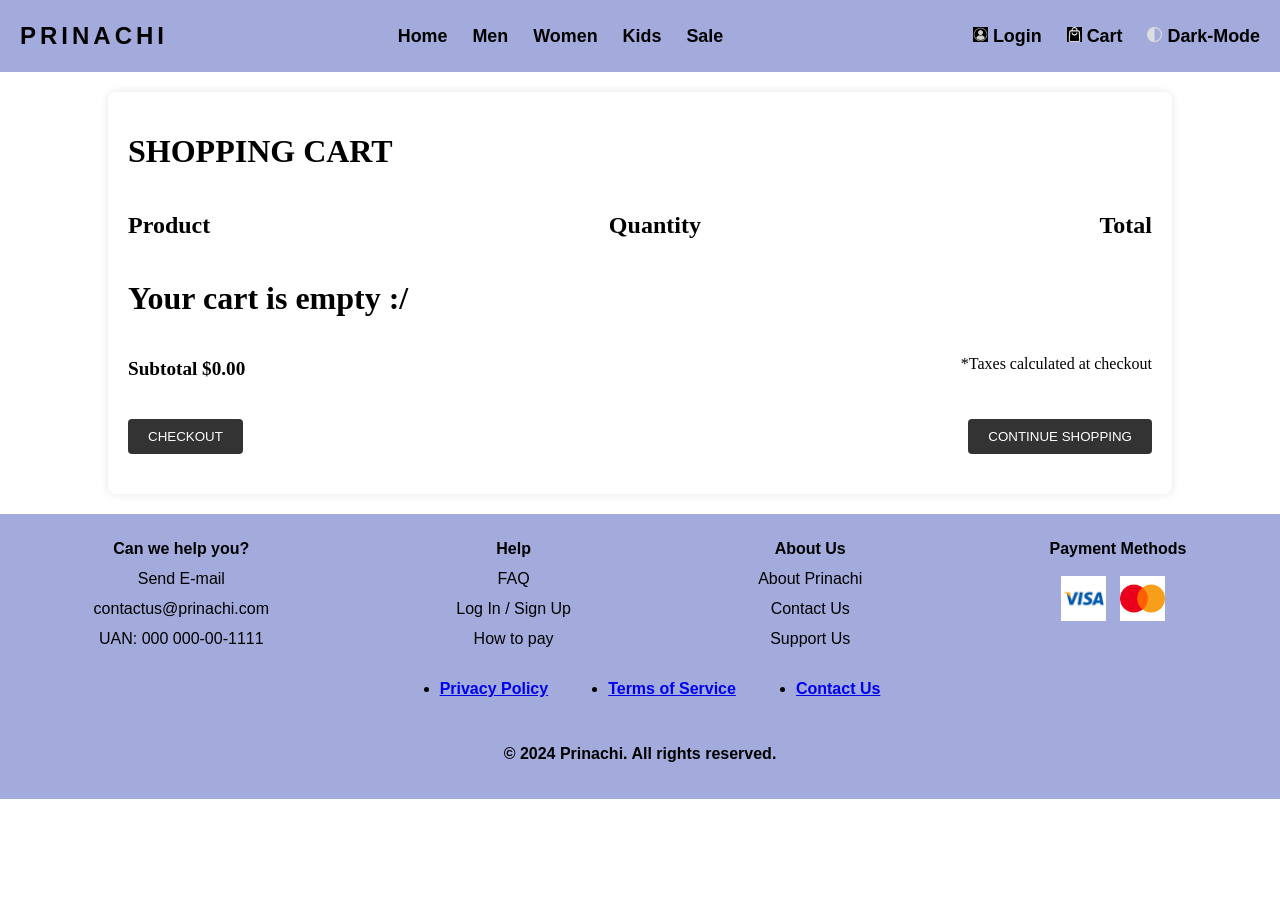
<file: Prinachi final/cart.html>
<!DOCTYPE html>
<html lang="en">
<head>
    <meta charset="UTF-8">
    <meta name="viewport" content="width=device-width, initial-scale=1.0">
    <link rel="stylesheet" href="style.css">
    <title>Your Cart</title>
    <style>
        .logo-navbar {
            font-family: 'Segoe UI', Tahoma, Geneva, Verdana, sans-serif;
            font-size: 24px;
            font-weight: bold;
            color: #fff;
            text-transform: uppercase;
            letter-spacing: 4px;
        }
        .logo-navbar a {
            text-decoration: none;
            color: #030202;
        }
    </style>
</head>
<body>
    <div class="navbar">
        <div class="logo-navbar">
            <a href="index.html">PRINACHI</a>
        </div>
        <div class="middle-navbar">
            <a class="nav-button" href="index.html">Home</a>
            <a class="nav-button" href="men.html">Men</a>
            <a class="nav-button" href="women.html">Women</a>
            <a class="nav-button" href="kids.html">Kids</a>
            <a class="nav-button" href="sale.html">Sale</a>
        </div>
        <div class="right-navbar">
            <a class="nav-button" href="login.html"><img src="pictures/login.png" alt="Login" style="width: 15px; height: 15px; margin-right: 5px; filter: invert(100%);">Login</a>
            <a class="nav-button" href="cart.html"><img src="pictures/cart.png" alt="Cart" style="width: 15px; height: 15px; margin-right: 5px; filter: invert(100%);">Cart</a>
            <a id="darkModeButton" class="nav-button" href="#"><img src="pictures/dark-mode.png" alt="Dark-Mode" style="width: 15px; height: 15px; margin-right: 5px; filter: invert(100%);">Dark-Mode</a>
        </div>
    </div>

    <div class="shopping-cart">
        <h1>SHOPPING CART</h1>
        <div class="cart-headers">
            <h2>Product</h2>
            <h2>Quantity</h2>
            <h2>Total</h2>
        </div>
        <div id="cartItems">
            <h1>Your cart is empty :/</h1>
        </div>
        <div class="cart-summary">
            <p class="subtotal">Subtotal $0.00</p>
            <p class="tax-note">*Taxes calculated at checkout</p>
        </div>
        <div class="cart-buttons">
            <button class="checkout-btn" onclick="proceedToPayment()">CHECKOUT</button>
            <button class="continue-btn" onclick="proceedToHome()">CONTINUE SHOPPING</button>
        </div>
    </div>
    </div>

    <footer>
        <div class="footer">
            <div class="footer-content">
                <div class="footer-group">
                    <p class="bold">Can we help you?</p>
                    <p>Send E-mail</p>
                    <p>contactus@prinachi.com</p>
                    <p>UAN: 000 000-00-1111</p>
                </div>
                <div class="footer-group">
                    <p>Help</p>
                    <p>FAQ</p>
                    <p>Log In / Sign Up</p>
                    <p>How to pay</p>
                </div>
                <div class="footer-group">
                    <p>About Us</p>
                    <p>About Prinachi</p>
                    <p>Contact Us</p>
                    <p>Support Us</p>
                </div>
                <div class="footer-group payment-methods">
                    <p>Payment Methods</p>
                    <p></p>
                    <div class="payment-icons">
                        <img src="pictures/visa.png" alt="Visa">
                        <img src="pictures/mastercard.png" alt="Mastercard">
                    </div>
                </div>
            </div>
            <div class="rowtwo">
                <ul class="footer-list">
                    <li class="listpoint"><a href="privacy-policy.html">Privacy Policy</a></li>
                    <li class="listpoint"><a href="terms.html">Terms of Service</a></li>
                    <li class="listpoint"><a href="#">Contact Us</a></li>
                </ul>
                <div class="copyright">
                    <p>&copy; 2024 Prinachi. All rights reserved.</p>
                </div>
            </div>
        </div>
    </footer>
    <script src="script.js"></script>
    <script src="addToCart.js"></script>
    <script>
        function proceedToPayment() {
            const total = document.getElementById('cart-total').innerText;
            localStorage.setItem('cartTotal', total);
            window.location.href = 'payment.html';
        }

        function proceedToHome() {
            window.location.href = 'index.html';

        }

    </script>
</body>
</html>
</file>
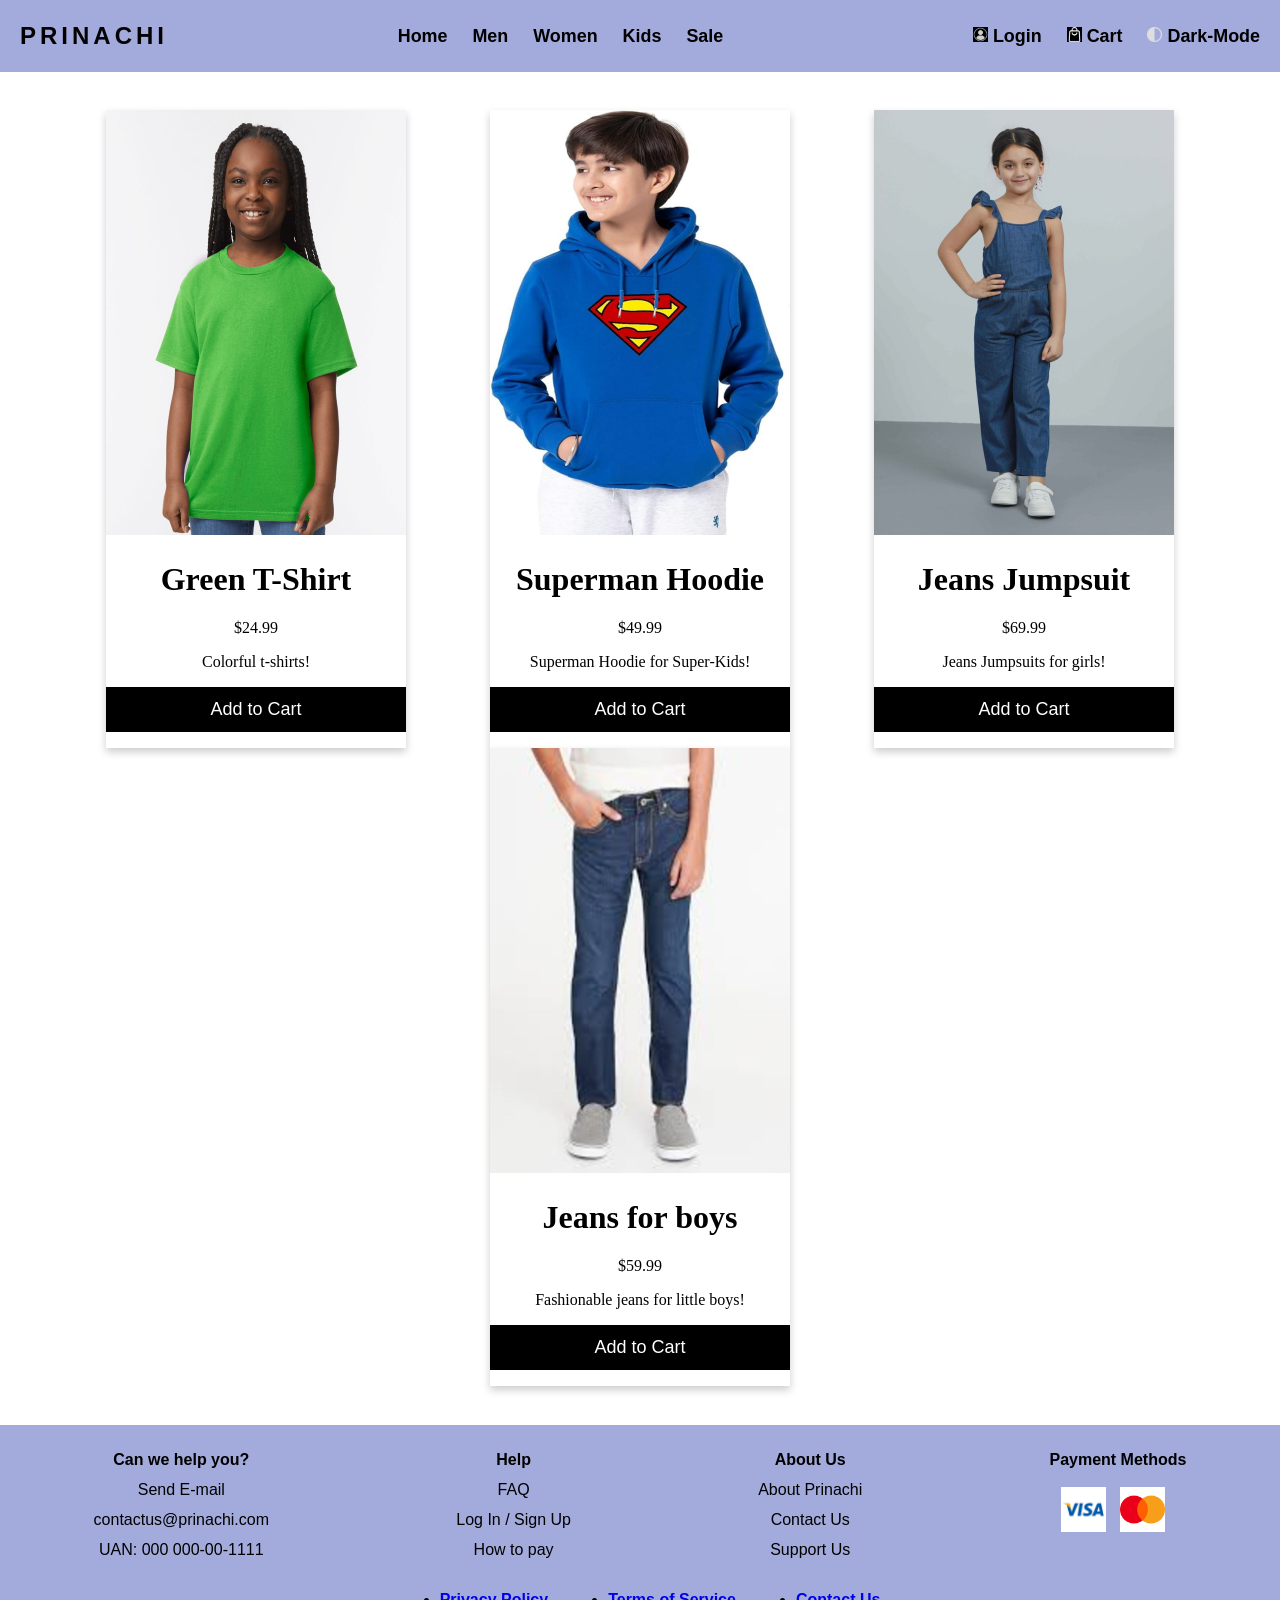
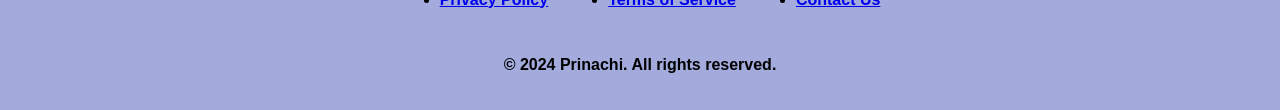
<file: Prinachi final/kids.html>
<!DOCTYPE html>
<html lang="en">
<head>
    <meta charset="UTF-8">
    <meta name="viewport" content="width=device-width, initial-scale=1.0">
    <link rel="stylesheet" href="style.css">
    <title>Kids Clothing</title>
    <style>
        .logo-navbar {
            font-family: 'Segoe UI', Tahoma, Geneva, Verdana, sans-serif;
            font-size: 24px;
            font-weight: bold;
            color: #fff;
            text-transform: uppercase;
            letter-spacing: 4px;
        }
        .logo-navbar a {
            text-decoration: none;
            color: #030202;
        }
    </style>
</head>
<body>
    <div class="navbar">
        <div class="logo-navbar">
            <a href="index.html">PRINACHI</a>
        </div>
        <div class="middle-navbar">
            <a class="nav-button" href="index.html">Home</a>
            <a class="nav-button" href="men.html">Men</a>
            <a class="nav-button" href="women.html">Women</a>
            <a class="nav-button" href="kids.html">Kids</a>
            <a class="nav-button" href="sale.html">Sale</a>
        </div>
        <div class="right-navbar">
          <a class="nav-button" href="login.html"><img src="pictures/login.png" alt="Login" style="width: 15px; height: 15px; margin-right: 5px; filter: invert(100%);">Login</a>
          <a class="nav-button" href="cart.html"><img src="pictures/cart.png" alt="Cart" style="width: 15px; height: 15px; margin-right: 5px; filter: invert(100%);">Cart</a>
          <a id="darkModeButton" class="nav-button" href="#"><img src="pictures/dark-mode.png" alt="Dark-Mode" style="width: 15px; height: 15px; margin-right: 5px; filter: invert(100%);">Dark-Mode</a>
        </div>
    </div>

    <div class="product-cards">
        <div class="card" id="product17">
            <img src="pictures/kidstshirt.jpg" alt="T-Shirt" style="width:100%" class="productPicture">
            <h1 class="productTitle">Green T-Shirt</h1>
            <p class="productPrice">$24.99</p>
            <p>Colorful t-shirts!</p>
            <p><button onclick="cartUtils.addToCart('product17')">Add to Cart</button></p>
        </div>

        <div class="card" id="product18">
            <img src="pictures/supermanhoodiekids.jpg" alt="Superman Hoodie" style="width:100%" class="productPicture">
            <h1 class="productTitle">Superman Hoodie</h1>
            <p class="productPrice">$49.99</p>
            <p>Superman Hoodie for Super-Kids!</p>
            <p><button onclick="cartUtils.addToCart('product18')">Add to Cart</button></p>
        </div>

        <div class="card" id="product19">
            <img src="pictures/girlsjeansjumpsuit.jpg" alt="Jeans Jumpsuit" style="width:100%" class="productPicture">
            <h1 class="productTitle">Jeans Jumpsuit</h1> 
            <p class="productPrice">$69.99</p>
            <p>Jeans Jumpsuits for girls!</p>
            <p><button onclick="cartUtils.addToCart('product19')">Add to Cart</button></p>
        </div>

        <div class="card" id="product20">
            <img src="pictures/boyjeanskids.jpg" alt="Boy Jeans" style="width:100%" class="productPicture">
            <h1 class="productTitle">Jeans for boys</h1>
            <p class="productPrice">$59.99</p>
            <p>Fashionable jeans for little boys!</p>
            <p><button onclick="cartUtils.addToCart('product20')">Add to Cart</button></p>
        </div>
    </div>

    <footer>
        <div class="footer">
            <div class="footer-content">
                <div class="footer-group">
                    <p class="bold">Can we help you?</p>
                    <p>Send E-mail</p>
                    <p>contactus@prinachi.com</p>
                    <p>UAN: 000 000-00-1111</p>
                </div>
                <div class="footer-group">
                    <p>Help</p>
                    <p>FAQ</p>
                    <p>Log In / Sign Up</p>
                    <p>How to pay</p>
                </div>
                <div class="footer-group">
                    <p>About Us</p>
                    <p>About Prinachi</p>
                    <p>Contact Us</p>
                    <p>Support Us</p>
                </div>
                <div class="footer-group payment-methods">
                    <p>Payment Methods</p>
                    <p></p>
                    <div class="payment-icons">
                        <img src="pictures/visa.png" alt="Visa">
                        <img src="pictures/mastercard.png" alt="Mastercard">
                    </div>
                </div>
            </div>
            <div class="rowtwo">
                <ul class="footer-list">
                    <li class="listpoint"><a href="privacy-policy.html">Privacy Policy</a></li>
                    <li class="listpoint"><a href="terms.html">Terms of Service</a></li>
                    <li class="listpoint"><a href="#">Contact Us</a></li>
                </ul>
                <div class="copyright">
                    <p>&copy; 2024 Prinachi. All rights reserved.</p>
                </div>
            </div>
        </div>
    </footer>
    <script src="script.js"></script>
    <script src="addToCart.js"></script>
    <script>
        const addToCart = (event) => {
            console.log(event.target.parentNode.parentNode);
            console.log("hello");

        }
    </script>
</body>
</html>
</file>
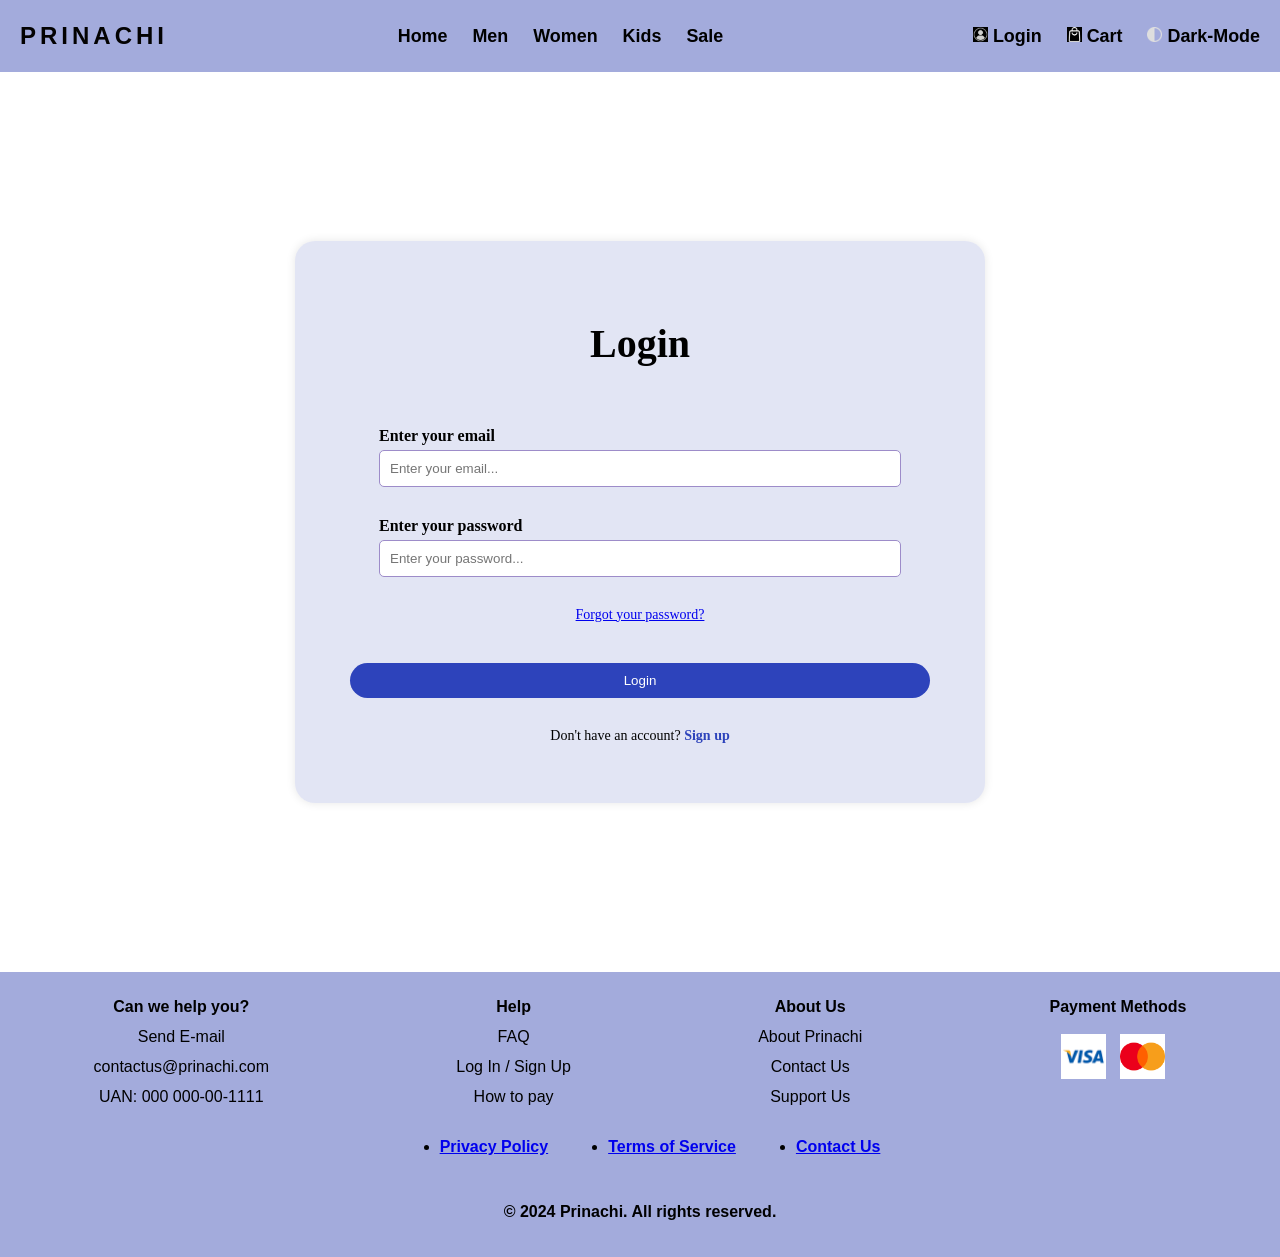
<file: Prinachi final/login.html>
<!DOCTYPE html>
<html lang="en">
<head>
    <meta charset="UTF-8">
    <meta name="viewport" content="width=device-width, initial-scale=1.0">
    <link rel="stylesheet" href="style.css">
    <title>PRINACHI</title>
    <style>
        .logo-navbar {
            font-family: 'Segoe UI', Tahoma, Geneva, Verdana, sans-serif;
            font-size: 24px;
            font-weight: bold;
            color: #fff;
            text-transform: uppercase;
            letter-spacing: 4px;
        }
        .logo-navbar a {
            text-decoration: none;
            color: #030202;
        }
    </style>
</head>
<body>
    <div class="navbar">
        <div class="logo-navbar">
            <a href="index.html">PRINACHI</a>
        </div>
        <div class="middle-navbar">
            <a class="nav-button" href="Index.html">Home</a>
            <a class="nav-button" href="men.html">Men</a>
            <a class="nav-button" href="women.html">Women</a>
            <a class="nav-button" href="kids.html">Kids</a>
            <a class="nav-button" href="sale.html">Sale</a>
        </div>
        <div class="right-navbar">
          <a class="nav-button" href="login.html"><img src="pictures/login.png" alt="Login" style="width: 15px; height: 15px; margin-right: 5px; filter: invert(100%);">Login</a>
          <a class="nav-button" href="cart.html"><img src="pictures/cart.png" alt="Cart" style="width: 15px; height: 15px; margin-right: 5px; filter: invert(100%);">Cart</a>
          <a id="darkModeButton" class="nav-button" href="#"><img src="pictures/dark-mode.png" alt="Dark-Mode" style="width: 15px; height: 15px; margin-right: 5px; filter: invert(100%);">Dark-Mode</a>
        </div>
    </div>


    <div class="login-container">
    <div class="login-box">
        <h2 class="login-heading">Login</h2>
        <form action="login.php" method="post">
            <div class="input-container">
                <label for="email">Enter your email</label>
                <input type="email" id="email" name="email" placeholder="Enter your email...">
            </div>
            <div class="input-container">
                <label for="password">Enter your password</label>
                <div class="password-container">
                    <input type="password" id="password" name="password" placeholder="Enter your password...">
                </div>
            </div>
            <div class="forgot-password">
                <a href="#">Forgot your password?</a>
            </div>
            <button class="login-button" type="submit">Login</button>
        </form>
        <div class="signup-text">
            <p class="signup-text">Don't have an account? <a href="registration.html"><span class="bold">Sign up</span></a></p>
        </div>
    </div>
</div>


    <footer>
        <div class="footer">
            <div class="footer-content">
                <div class="footer-group">
                    <p class="bold">Can we help you?</p>
                    <p>Send E-mail</p>
                    <p>contactus@prinachi.com</p>
                    <p>UAN: 000 000-00-1111</p>
                </div>
                <div class="footer-group">
                    <p>Help</p>
                    <p>FAQ</p>
                    <p>Log In / Sign Up</p>
                    <p>How to pay</p>
                </div>
                <div class="footer-group">
                    <p>About Us</p>
                    <p>About Prinachi</p>
                    <p>Contact Us</p>
                    <p>Support Us</p>
                </div>
                <div class="footer-group payment-methods">
                    <p>Payment Methods</p>
                    <p></p>
                    <div class="payment-icons">
                        <img src="pictures/visa.png" alt="Visa">
                        <img src="pictures/mastercard.png" alt="Mastercard">
                    </div>
                </div>
            </div>
            <div class="rowtwo">
                <ul class="footer-list">
                    <li class="listpoint"><a href="privacy-policy.html">Privacy Policy</a></li>
                    <li class="listpoint"><a href="terms.html">Terms of Service</a></li>
                    <li class="listpoint"><a href="#">Contact Us</a></li>
                </ul>
                <div class="copyright">
                    <p>&copy; 2024 Prinachi. All rights reserved.</p>
                </div>
            </div>
        </div>
    </footer>
    <script src="script.js"></script>
</body>
</html>
</file>
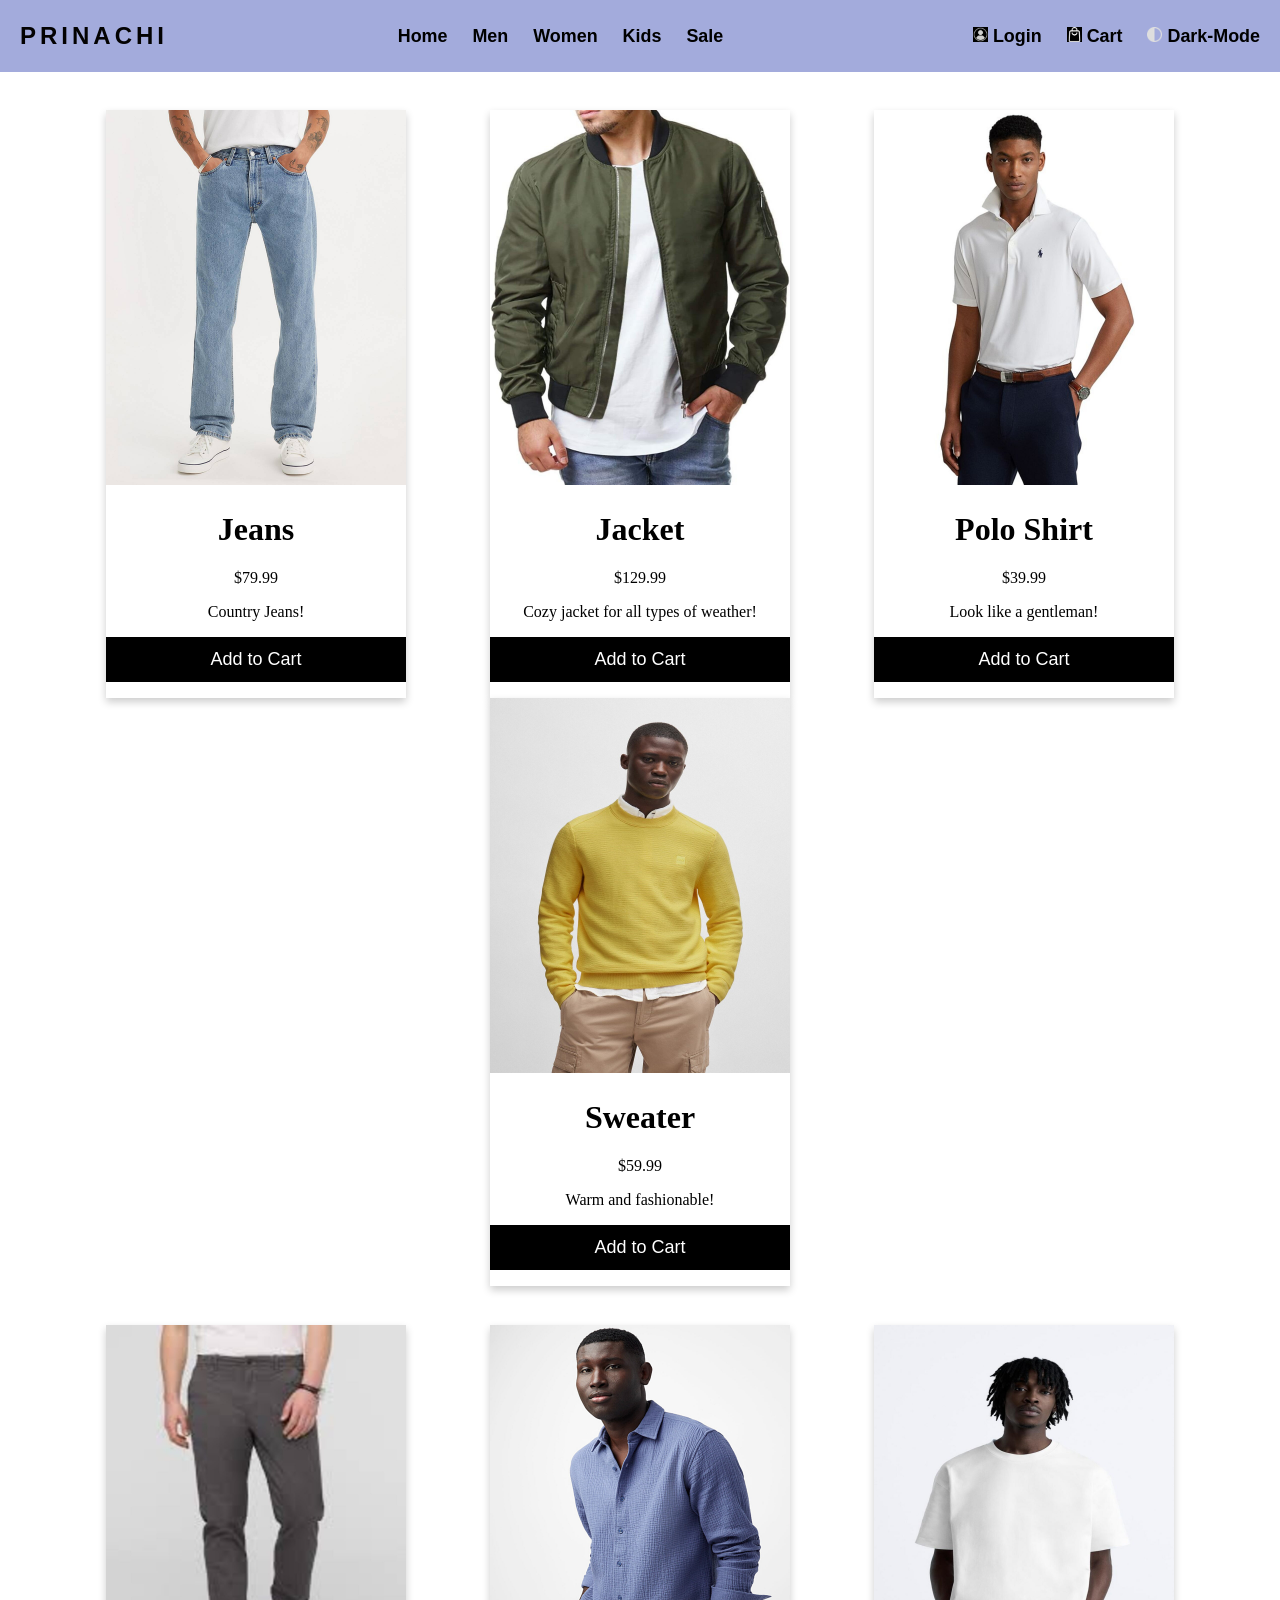
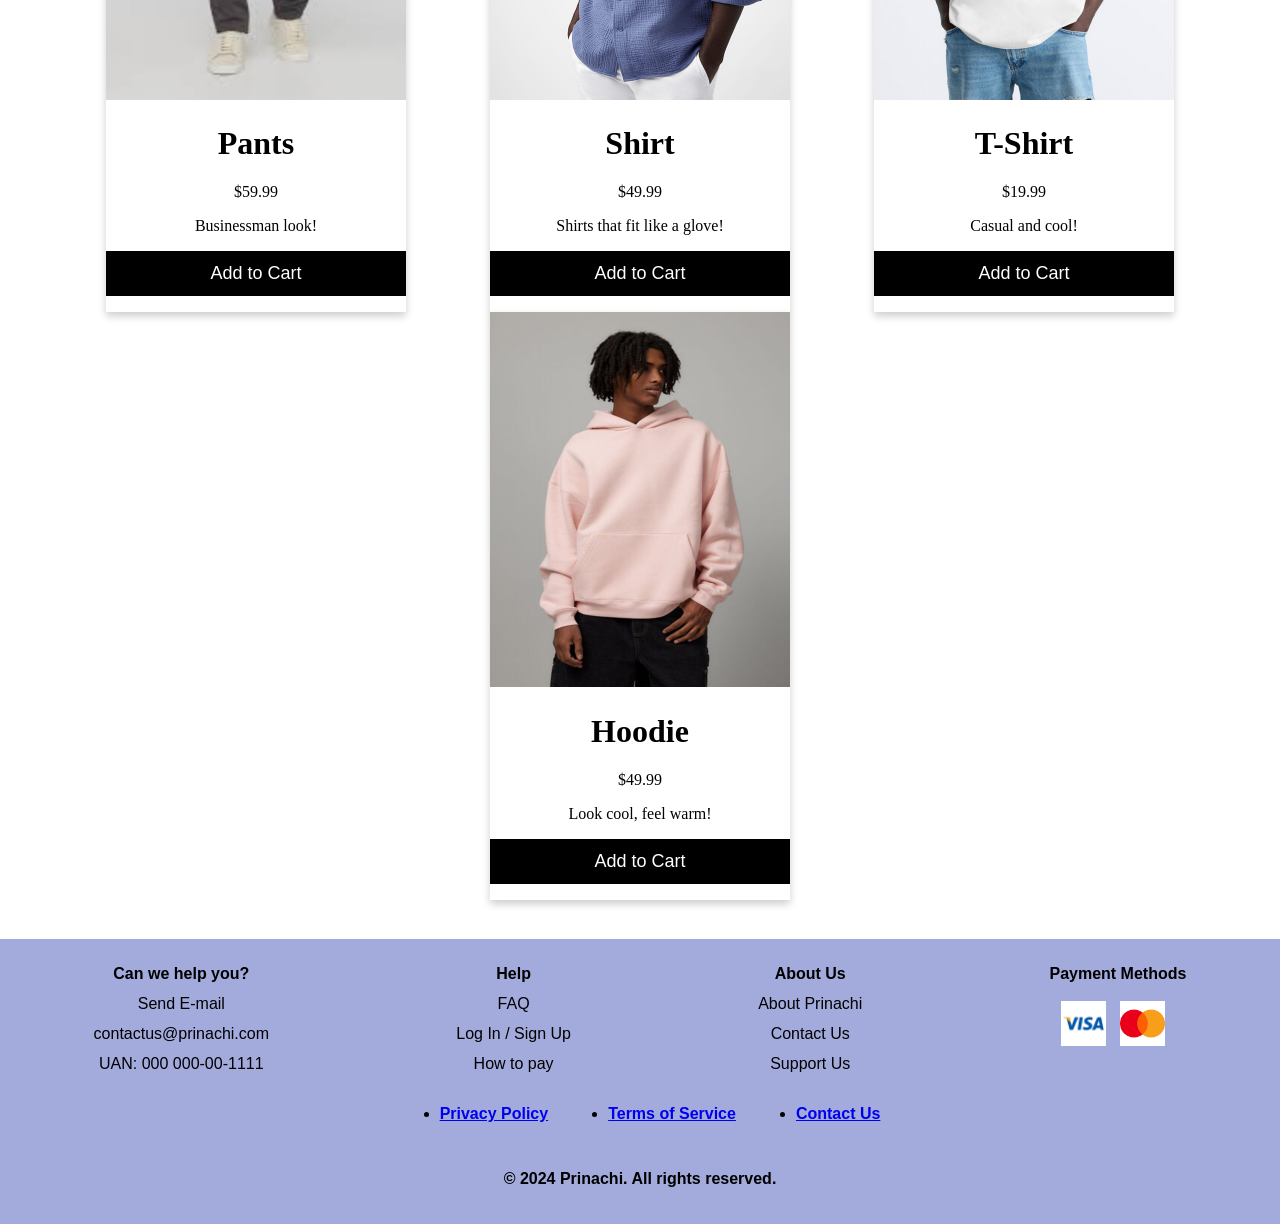
<file: Prinachi final/men.html>
<!DOCTYPE html>
<html lang="en">
<head>
    <meta charset="UTF-8">
    <meta name="viewport" content="width=device-width, initial-scale=1.0">
    <link rel="stylesheet" href="style.css">
    <title>Men Clothing</title>
    <style>
        .logo-navbar {
            font-family: 'Segoe UI', Tahoma, Geneva, Verdana, sans-serif;
            font-size: 24px;
            font-weight: bold;
            color: #fff;
            text-transform: uppercase;
            letter-spacing: 4px;
        }
        .logo-navbar a {
            text-decoration: none;
            color: #030202;
        }
    </style>
</head>
<body>
    <div class="navbar">
        <div class="logo-navbar">
            <a href="index.html">PRINACHI</a>
        </div>
        <div class="middle-navbar">
            <a class="nav-button" href="index.html">Home</a>
            <a class="nav-button" href="men.html">Men</a>
            <a class="nav-button" href="women.html">Women</a>
            <a class="nav-button" href="kids.html">Kids</a>
            <a class="nav-button" href="sale.html">Sale</a>
        </div>
        <div class="right-navbar">
          <a class="nav-button" href="login.html"><img src="pictures/login.png" alt="Login" style="width: 15px; height: 15px; margin-right: 5px; filter: invert(100%);">Login</a>
          <a class="nav-button" href="cart.html"><img src="pictures/cart.png" alt="Cart" style="width: 15px; height: 15px; margin-right: 5px; filter: invert(100%);">Cart</a>
          <a id="darkModeButton" class="nav-button" href="#"><img src="pictures/dark-mode.png" alt="Dark-Mode" style="width: 15px; height: 15px; margin-right: 5px; filter: invert(100%);">Dark-Mode</a>
        </div>
    </div>

    <div class="product-cards">
        <div class="card" id="product1">
            <img src="pictures/jeans.jpeg" alt="Jeans" style="width:100%" class="productPicture">
            <h1 class="productTitle">Jeans</h1>
            <p class="productPrice" id="productPrice">$79.99</p>
            <p>Country Jeans!</p>
            <p><button onclick="cartUtils.addToCart('product1')">Add to Cart</button></p>
        </div>

        <div class="card" id="product2">
            <img src="pictures/jacket.jpg" alt="Jacket" style="width:100%" class="productPicture">
            <h1 class="productTitle">Jacket</h1>
            <p class="productPrice">$129.99</p>
            <p>Cozy jacket for all types of weather!</p>
            <p><button onclick="cartUtils.addToCart('product2')">Add to Cart</button></p>
        </div>

        <div class="card" id="product3">
            <img src="pictures/polo.jpg" alt="Polo Shirt" style="width:100%" class="productPicture">
            <h1 class="productTitle">Polo Shirt</h1>
            <p class="productPrice">$39.99</p>
            <p>Look like a gentleman!</p>
            <p><button onclick="cartUtils.addToCart('product3')">Add to Cart</button></p>
        </div>

        <div class="card" id="product4">
            <img src="pictures/sweater.jpg" alt="Sweater" style="width:100%" class="productPicture">
            <h1 class="productTitle">Sweater</h1>
            <p class="productPrice">$59.99</p>
            <p>Warm and fashionable!</p>
            <p><button onclick="cartUtils.addToCart('product4')">Add to Cart</button></p>
        </div>
    </div>

    <div class="product-cards">
        <div class="card" id="product5">
            <img src="pictures/pants.jpg" alt="Pants" style="width:100%" class="productPicture">
            <h1 class="productTitle">Pants</h1>
            <p class="productPrice">$59.99</p>
            <p>Businessman look!</p>
            <p><button onclick="cartUtils.addToCart('product5')">Add to Cart</button></p>
        </div>

        <div class="card" id="product6">
            <img src="pictures/shirt.jpg" alt="Shirt" style="width:100%" class="productPicture">
            <h1 class="productTitle">Shirt</h1>
            <p class="productPrice">$49.99</p>
            <p>Shirts that fit like a glove!</p>
            <p><button onclick="cartUtils.addToCart('product6')">Add to Cart</button></p>
        </div>

        <div class="card" id="product7">
            <img src="pictures/t-shirt.jpg" alt="T-Shirt" style="width:100%" class="productPicture">
            <h1 class="productTitle">T-Shirt</h1>
            <p class="productPrice">$19.99</p>
            <p>Casual and cool!</p>
            <p><button onclick="cartUtils.addToCart('product7')">Add to Cart</button></p>
        </div>

        <div class="card" id="product8">
            <img src="pictures/hoodie.jpg" alt="Hoodie" style="width:100%" class="productPicture">
            <h1 class="productTitle">Hoodie</h1>
            <p class="productPrice">$49.99</p>
            <p>Look cool, feel warm!</p>
            <p><button onclick="cartUtils.addToCart('product8')">Add to Cart</button></p>
        </div>
    </div>


    <footer>
        <div class="footer">
            <div class="footer-content">
                <div class="footer-group">
                    <p class="bold">Can we help you?</p>
                    <p>Send E-mail</p>
                    <p>contactus@prinachi.com</p>
                    <p>UAN: 000 000-00-1111</p>
                </div>
                <div class="footer-group">
                    <p>Help</p>
                    <p>FAQ</p>
                    <p>Log In / Sign Up</p>
                    <p>How to pay</p>
                </div>
                <div class="footer-group">
                    <p>About Us</p>
                    <p>About Prinachi</p>
                    <p>Contact Us</p>
                    <p>Support Us</p>
                </div>
                <div class="footer-group payment-methods">
                    <p>Payment Methods</p>
                    <p></p>
                    <div class="payment-icons">
                        <img src="pictures/visa.png" alt="Visa">
                        <img src="pictures/mastercard.png" alt="Mastercard">
                    </div>
                </div>
            </div>
            <div class="rowtwo">
                <ul class="footer-list">
                    <li class="listpoint"><a href="privacy-policy.html">Privacy Policy</a></li>
                    <li class="listpoint"><a href="terms.html">Terms of Service</a></li>
                    <li class="listpoint"><a href="#">Contact Us</a></li>
                </ul>
                <div class="copyright">
                    <p>&copy; 2024 Prinachi. All rights reserved.</p>
                </div>
            </div>
        </div>
    </footer>
    <script src="script.js"></script>
    <script src="addToCart.js"></script>
    <script>
        const addToCart = (event) => {
            console.log(event.target.parentNode.parentNode);
            console.log("hello");

        }
    </script>
</body>
</html>
</file>
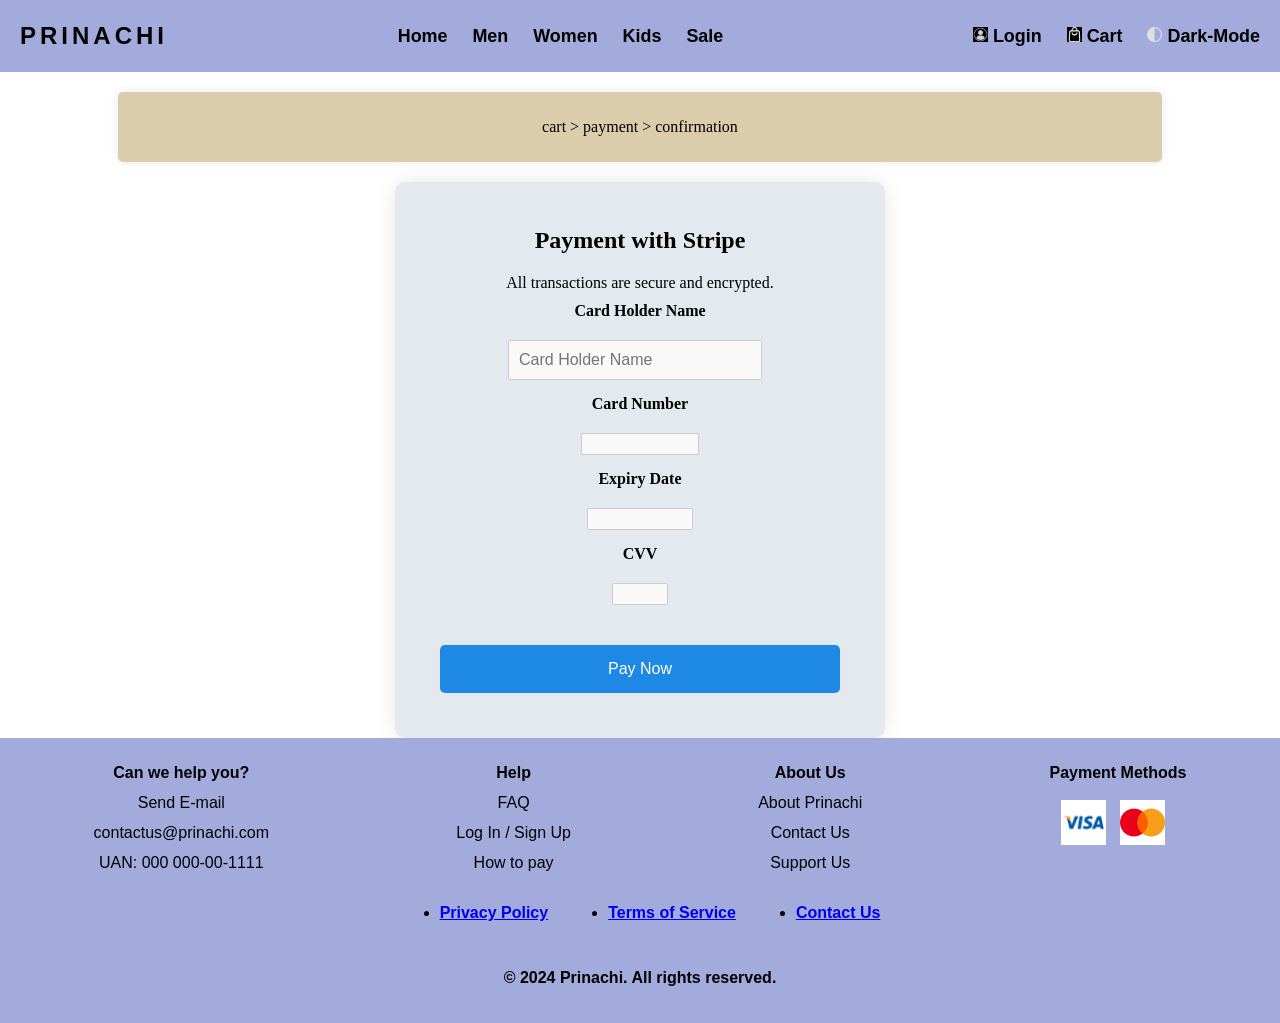
<file: Prinachi final/payment.html>
<!DOCTYPE html>
<html lang="en">
<head>
    <meta charset="UTF-8">
    <meta name="viewport" content="width=device-width, initial-scale=1.0">
    <link rel="stylesheet" href="style.css">
    <script src="https://js.stripe.com/v3/"></script>
    <title>Payment</title>
    <style>
        .logo-navbar {
            font-family: 'Segoe UI', Tahoma, Geneva, Verdana, sans-serif;
            font-size: 24px;
            font-weight: bold;
            color: #fff;
            text-transform: uppercase;
            letter-spacing: 4px;
        }
        .logo-navbar a {
            text-decoration: none;
            color: #030202;
        }
    </style>
</head>
<body>
    <div class="navbar">
        <div class="logo-navbar">
            <a href="index.html">PRINACHI</a>
        </div>
        <div class="middle-navbar">
            <a class="nav-button" href="index.html">Home</a>
            <a class="nav-button" href="men.html">Men</a>
            <a class="nav-button" href="women.html">Women</a>
            <a class="nav-button" href="kids.html">Kids</a>
            <a class="nav-button" href="sale.html">Sale</a>
        </div>
        <div class="right-navbar">
            <a class="nav-button" href="login.html"><img src="pictures/login.png" alt="Login" style="width: 15px; height: 15px; margin-right: 5px; filter: invert(100%);">Login</a>
            <a class="nav-button" href="cart.html"><img src="pictures/cart.png" alt="Cart" style="width: 15px; height: 15px; margin-right: 5px; filter: invert(100%);">Cart</a>
            <a id="darkModeButton" class="nav-button" href="#"><img src="pictures/dark-mode.png" alt="Dark-Mode" style="width: 15px; height: 15px; margin-right: 5px; filter: invert(100%);">Dark-Mode</a>
        </div>
    </div>
    <div class="breadcrumb-box">
        <p>cart > payment > confirmation</p>
    </div>
    <div class="payment-container">
        <h2>Payment with Stripe</h2>
        <p>All transactions are secure and encrypted.</p>
        <form id="payment-form">
          <div class="form-row">
            <label for="cardholder-name">Card Holder Name</label>
            <input id="cardholder-name" type="text" placeholder="Card Holder Name" required>
          </div>
          <div class="form-row">
            <label for="card-number">Card Number</label>
            <div id="card-number" class="stripe-element"></div>
          </div>
          <div class="form-row">
            <label for="card-expiry">Expiry Date</label>
            <div id="card-expiry" class="stripe-element"></div>
          </div>
          <div class="form-row">
            <label for="card-cvc">CVV</label>
            <div id="card-cvc" class="stripe-element"></div>
          </div>
          <div id="card-errors" role="alert"></div>
          <button id="submit-button" class="btn">Pay Now</button>
        </form>
      </div>
    

    <footer>
        <div class="footer">
            <div class="footer-content">
                <div class="footer-group">
                    <p class="bold">Can we help you?</p>
                    <p>Send E-mail</p>
                    <p>contactus@prinachi.com</p>
                    <p>UAN: 000 000-00-1111</p>
                </div>
                <div class="footer-group">
                    <p>Help</p>
                    <p>FAQ</p>
                    <p>Log In / Sign Up</p>
                    <p>How to pay</p>
                </div>
                <div class="footer-group">
                    <p>About Us</p>
                    <p>About Prinachi</p>
                    <p>Contact Us</p>
                    <p>Support Us</p>
                </div>
                <div class="footer-group payment-methods">
                    <p>Payment Methods</p>
                    <p></p>
                    <div class="payment-icons">
                        <img src="pictures/visa.png" alt="Visa">
                        <img src="pictures/mastercard.png" alt="Mastercard">
                    </div>
                </div>
            </div>
            <div class="rowtwo">
                <ul class="footer-list">
                    <li class="listpoint"><a href="privacy-policy.html">Privacy Policy</a></li>
                    <li class="listpoint"><a href="terms.html">Terms of Service</a></li>
                    <li class="listpoint"><a href="#">Contact Us</a></li>
                </ul>
                <div class="copyright">
                    <p>&copy; 2024 Prinachi. All rights reserved.</p>
                </div>
            </div>
        </div>
    </footer>
    <script src="script.js"></script>
    <script src="addToCart.js"></script>
    <script src="payment.js"></script>
</body>
</html>
</file>
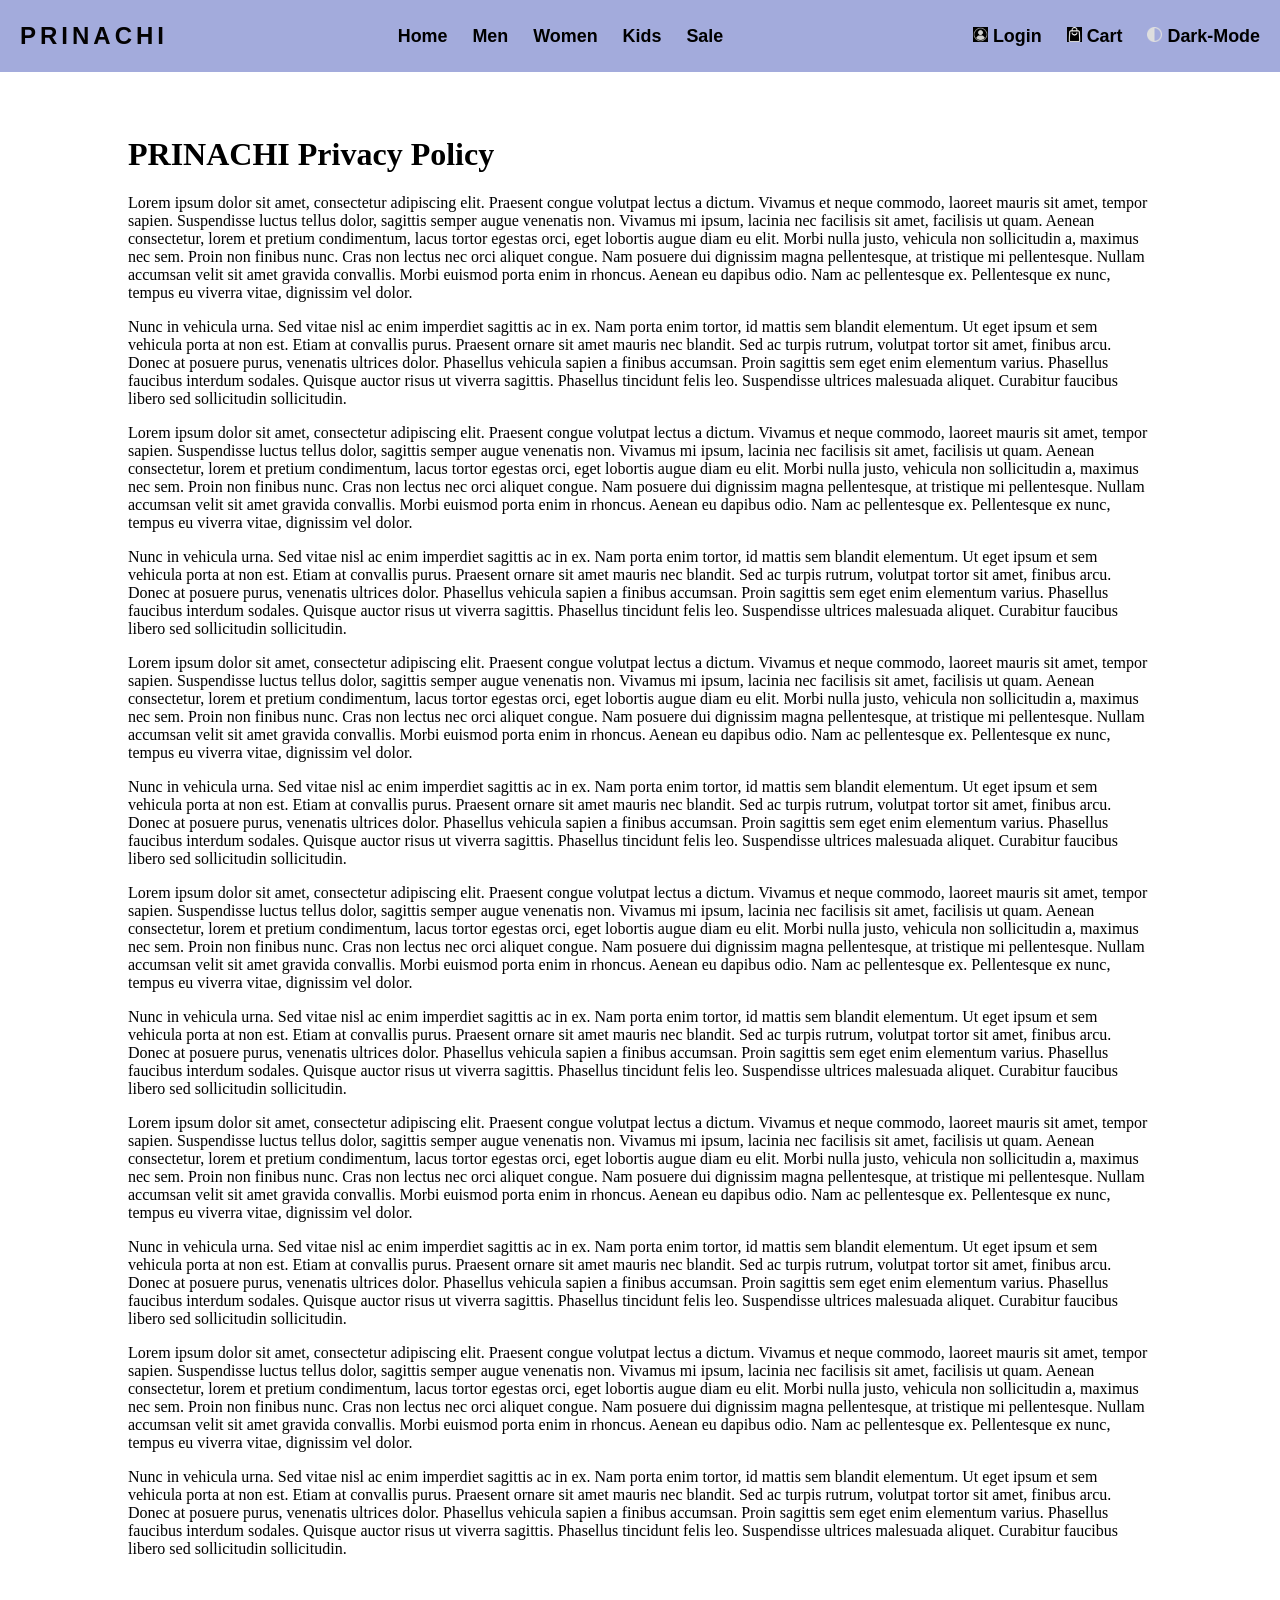
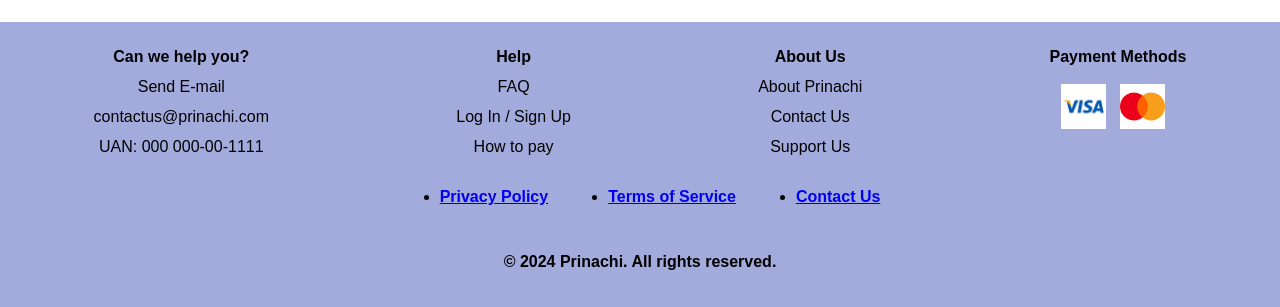
<file: Prinachi final/privacy-policy.html>
<!DOCTYPE html>
<html lang="en">
<head>
    <meta charset="UTF-8">
    <meta name="viewport" content="width=device-width, initial-scale=1.0">
    <link rel="stylesheet" href="style.css">
    <title>Privacy Policy</title>
    <style>
        .logo-navbar {
            font-family: 'Segoe UI', Tahoma, Geneva, Verdana, sans-serif;
            font-size: 24px;
            font-weight: bold;
            color: #fff;
            text-transform: uppercase;
            letter-spacing: 4px;
        }
        .logo-navbar a {
            text-decoration: none;
            color: #030202;
        }
    </style>
</head>
<body>
    <div class="navbar">
        <div class="logo-navbar">
            <a href="index.html">PRINACHI</a>
        </div>
        <div class="middle-navbar">
            <a class="nav-button" href="index.html">Home</a>
            <a class="nav-button" href="men.html">Men</a>
            <a class="nav-button" href="women.html">Women</a>
            <a class="nav-button" href="kids.html">Kids</a>
            <a class="nav-button" href="sale.html">Sale</a>
        </div>
        <div class="right-navbar">
          <a class="nav-button" href="login.html"><img src="pictures/login.png" alt="Login" style="width: 15px; height: 15px; margin-right: 5px; filter: invert(100%);">Login</a>
          <a class="nav-button" href="cart.html"><img src="pictures/cart.png" alt="Cart" style="width: 15px; height: 15px; margin-right: 5px; filter: invert(100%);">Cart</a>
          <a id="darkModeButton" class="nav-button" href="#"><img src="pictures/dark-mode.png" alt="Dark-Mode" style="width: 15px; height: 15px; margin-right: 5px; filter: invert(100%);">Dark-Mode</a>
        </div>
    </div>

    <div class="privacy-policy">
        <h1>PRINACHI Privacy Policy</h1>
    <p>
        Lorem ipsum dolor sit amet, consectetur adipiscing elit. Praesent congue volutpat lectus a dictum. 
        Vivamus et neque commodo, laoreet mauris sit amet, tempor sapien. Suspendisse luctus tellus dolor, 
        sagittis semper augue venenatis non. Vivamus mi ipsum, lacinia nec facilisis sit amet, facilisis ut quam. 
        Aenean consectetur, lorem et pretium condimentum, lacus tortor egestas orci, eget lobortis augue diam eu elit. 
        Morbi nulla justo, vehicula non sollicitudin a, maximus nec sem. Proin non finibus nunc. Cras non lectus 
        nec orci aliquet congue. Nam posuere dui dignissim magna pellentesque, at tristique mi pellentesque. Nullam 
        accumsan velit sit amet gravida convallis. Morbi euismod porta enim in rhoncus. Aenean eu dapibus odio. Nam 
        ac pellentesque ex. Pellentesque ex nunc, tempus eu viverra vitae, dignissim vel dolor.
    </p>
    <p>
        Nunc in vehicula urna. Sed vitae nisl ac enim imperdiet sagittis ac in ex. Nam porta enim tortor, id mattis 
        sem blandit elementum. Ut eget ipsum et sem vehicula porta at non est. Etiam at convallis purus. Praesent ornare 
        sit amet mauris nec blandit. Sed ac turpis rutrum, volutpat tortor sit amet, finibus arcu. Donec at posuere purus, 
        venenatis ultrices dolor. Phasellus vehicula sapien a finibus accumsan. Proin sagittis sem eget enim elementum 
        varius. Phasellus faucibus interdum sodales. Quisque auctor risus ut viverra sagittis. Phasellus tincidunt felis 
        leo. Suspendisse ultrices malesuada aliquet. Curabitur faucibus libero sed sollicitudin sollicitudin.
    </p>
    <p>
        Lorem ipsum dolor sit amet, consectetur adipiscing elit. Praesent congue volutpat lectus a dictum. 
        Vivamus et neque commodo, laoreet mauris sit amet, tempor sapien. Suspendisse luctus tellus dolor, 
        sagittis semper augue venenatis non. Vivamus mi ipsum, lacinia nec facilisis sit amet, facilisis ut quam. 
        Aenean consectetur, lorem et pretium condimentum, lacus tortor egestas orci, eget lobortis augue diam eu elit. 
        Morbi nulla justo, vehicula non sollicitudin a, maximus nec sem. Proin non finibus nunc. Cras non lectus 
        nec orci aliquet congue. Nam posuere dui dignissim magna pellentesque, at tristique mi pellentesque. Nullam 
        accumsan velit sit amet gravida convallis. Morbi euismod porta enim in rhoncus. Aenean eu dapibus odio. Nam 
        ac pellentesque ex. Pellentesque ex nunc, tempus eu viverra vitae, dignissim vel dolor.
    </p>
    <p>
        Nunc in vehicula urna. Sed vitae nisl ac enim imperdiet sagittis ac in ex. Nam porta enim tortor, id mattis 
        sem blandit elementum. Ut eget ipsum et sem vehicula porta at non est. Etiam at convallis purus. Praesent ornare 
        sit amet mauris nec blandit. Sed ac turpis rutrum, volutpat tortor sit amet, finibus arcu. Donec at posuere purus, 
        venenatis ultrices dolor. Phasellus vehicula sapien a finibus accumsan. Proin sagittis sem eget enim elementum 
        varius. Phasellus faucibus interdum sodales. Quisque auctor risus ut viverra sagittis. Phasellus tincidunt felis 
        leo. Suspendisse ultrices malesuada aliquet. Curabitur faucibus libero sed sollicitudin sollicitudin.
    </p>
    <p>
        Lorem ipsum dolor sit amet, consectetur adipiscing elit. Praesent congue volutpat lectus a dictum. 
        Vivamus et neque commodo, laoreet mauris sit amet, tempor sapien. Suspendisse luctus tellus dolor, 
        sagittis semper augue venenatis non. Vivamus mi ipsum, lacinia nec facilisis sit amet, facilisis ut quam. 
        Aenean consectetur, lorem et pretium condimentum, lacus tortor egestas orci, eget lobortis augue diam eu elit. 
        Morbi nulla justo, vehicula non sollicitudin a, maximus nec sem. Proin non finibus nunc. Cras non lectus 
        nec orci aliquet congue. Nam posuere dui dignissim magna pellentesque, at tristique mi pellentesque. Nullam 
        accumsan velit sit amet gravida convallis. Morbi euismod porta enim in rhoncus. Aenean eu dapibus odio. Nam 
        ac pellentesque ex. Pellentesque ex nunc, tempus eu viverra vitae, dignissim vel dolor.
    </p>
    <p>
        Nunc in vehicula urna. Sed vitae nisl ac enim imperdiet sagittis ac in ex. Nam porta enim tortor, id mattis 
        sem blandit elementum. Ut eget ipsum et sem vehicula porta at non est. Etiam at convallis purus. Praesent ornare 
        sit amet mauris nec blandit. Sed ac turpis rutrum, volutpat tortor sit amet, finibus arcu. Donec at posuere purus, 
        venenatis ultrices dolor. Phasellus vehicula sapien a finibus accumsan. Proin sagittis sem eget enim elementum 
        varius. Phasellus faucibus interdum sodales. Quisque auctor risus ut viverra sagittis. Phasellus tincidunt felis 
        leo. Suspendisse ultrices malesuada aliquet. Curabitur faucibus libero sed sollicitudin sollicitudin.
    </p>
    <p>
        Lorem ipsum dolor sit amet, consectetur adipiscing elit. Praesent congue volutpat lectus a dictum. 
        Vivamus et neque commodo, laoreet mauris sit amet, tempor sapien. Suspendisse luctus tellus dolor, 
        sagittis semper augue venenatis non. Vivamus mi ipsum, lacinia nec facilisis sit amet, facilisis ut quam. 
        Aenean consectetur, lorem et pretium condimentum, lacus tortor egestas orci, eget lobortis augue diam eu elit. 
        Morbi nulla justo, vehicula non sollicitudin a, maximus nec sem. Proin non finibus nunc. Cras non lectus 
        nec orci aliquet congue. Nam posuere dui dignissim magna pellentesque, at tristique mi pellentesque. Nullam 
        accumsan velit sit amet gravida convallis. Morbi euismod porta enim in rhoncus. Aenean eu dapibus odio. Nam 
        ac pellentesque ex. Pellentesque ex nunc, tempus eu viverra vitae, dignissim vel dolor.
    </p>
    <p>
        Nunc in vehicula urna. Sed vitae nisl ac enim imperdiet sagittis ac in ex. Nam porta enim tortor, id mattis 
        sem blandit elementum. Ut eget ipsum et sem vehicula porta at non est. Etiam at convallis purus. Praesent ornare 
        sit amet mauris nec blandit. Sed ac turpis rutrum, volutpat tortor sit amet, finibus arcu. Donec at posuere purus, 
        venenatis ultrices dolor. Phasellus vehicula sapien a finibus accumsan. Proin sagittis sem eget enim elementum 
        varius. Phasellus faucibus interdum sodales. Quisque auctor risus ut viverra sagittis. Phasellus tincidunt felis 
        leo. Suspendisse ultrices malesuada aliquet. Curabitur faucibus libero sed sollicitudin sollicitudin.
    </p>
    <p>
        Lorem ipsum dolor sit amet, consectetur adipiscing elit. Praesent congue volutpat lectus a dictum. 
        Vivamus et neque commodo, laoreet mauris sit amet, tempor sapien. Suspendisse luctus tellus dolor, 
        sagittis semper augue venenatis non. Vivamus mi ipsum, lacinia nec facilisis sit amet, facilisis ut quam. 
        Aenean consectetur, lorem et pretium condimentum, lacus tortor egestas orci, eget lobortis augue diam eu elit. 
        Morbi nulla justo, vehicula non sollicitudin a, maximus nec sem. Proin non finibus nunc. Cras non lectus 
        nec orci aliquet congue. Nam posuere dui dignissim magna pellentesque, at tristique mi pellentesque. Nullam 
        accumsan velit sit amet gravida convallis. Morbi euismod porta enim in rhoncus. Aenean eu dapibus odio. Nam 
        ac pellentesque ex. Pellentesque ex nunc, tempus eu viverra vitae, dignissim vel dolor.
    </p>
    <p>
        Nunc in vehicula urna. Sed vitae nisl ac enim imperdiet sagittis ac in ex. Nam porta enim tortor, id mattis 
        sem blandit elementum. Ut eget ipsum et sem vehicula porta at non est. Etiam at convallis purus. Praesent ornare 
        sit amet mauris nec blandit. Sed ac turpis rutrum, volutpat tortor sit amet, finibus arcu. Donec at posuere purus, 
        venenatis ultrices dolor. Phasellus vehicula sapien a finibus accumsan. Proin sagittis sem eget enim elementum 
        varius. Phasellus faucibus interdum sodales. Quisque auctor risus ut viverra sagittis. Phasellus tincidunt felis 
        leo. Suspendisse ultrices malesuada aliquet. Curabitur faucibus libero sed sollicitudin sollicitudin.
    </p><p>
        Lorem ipsum dolor sit amet, consectetur adipiscing elit. Praesent congue volutpat lectus a dictum. 
        Vivamus et neque commodo, laoreet mauris sit amet, tempor sapien. Suspendisse luctus tellus dolor, 
        sagittis semper augue venenatis non. Vivamus mi ipsum, lacinia nec facilisis sit amet, facilisis ut quam. 
        Aenean consectetur, lorem et pretium condimentum, lacus tortor egestas orci, eget lobortis augue diam eu elit. 
        Morbi nulla justo, vehicula non sollicitudin a, maximus nec sem. Proin non finibus nunc. Cras non lectus 
        nec orci aliquet congue. Nam posuere dui dignissim magna pellentesque, at tristique mi pellentesque. Nullam 
        accumsan velit sit amet gravida convallis. Morbi euismod porta enim in rhoncus. Aenean eu dapibus odio. Nam 
        ac pellentesque ex. Pellentesque ex nunc, tempus eu viverra vitae, dignissim vel dolor.
    </p>
    <p>
        Nunc in vehicula urna. Sed vitae nisl ac enim imperdiet sagittis ac in ex. Nam porta enim tortor, id mattis 
        sem blandit elementum. Ut eget ipsum et sem vehicula porta at non est. Etiam at convallis purus. Praesent ornare 
        sit amet mauris nec blandit. Sed ac turpis rutrum, volutpat tortor sit amet, finibus arcu. Donec at posuere purus, 
        venenatis ultrices dolor. Phasellus vehicula sapien a finibus accumsan. Proin sagittis sem eget enim elementum 
        varius. Phasellus faucibus interdum sodales. Quisque auctor risus ut viverra sagittis. Phasellus tincidunt felis 
        leo. Suspendisse ultrices malesuada aliquet. Curabitur faucibus libero sed sollicitudin sollicitudin.
    </p>
    </div>

    <footer>
        <div class="footer">
            <div class="footer-content">
                <div class="footer-group">
                    <p class="bold">Can we help you?</p>
                    <p>Send E-mail</p>
                    <p>contactus@prinachi.com</p>
                    <p>UAN: 000 000-00-1111</p>
                </div>
                <div class="footer-group">
                    <p>Help</p>
                    <p>FAQ</p>
                    <p>Log In / Sign Up</p>
                    <p>How to pay</p>
                </div>
                <div class="footer-group">
                    <p>About Us</p>
                    <p>About Prinachi</p>
                    <p>Contact Us</p>
                    <p>Support Us</p>
                </div>
                <div class="footer-group payment-methods">
                    <p>Payment Methods</p>
                    <p></p>
                    <div class="payment-icons">
                        <img src="pictures/visa.png" alt="Visa">
                        <img src="pictures/mastercard.png" alt="Mastercard">
                    </div>
                </div>
            </div>
            <div class="rowtwo">
                <ul class="footer-list">
                    <li class="listpoint"><a href="privacy-policy.html">Privacy Policy</a></li>
                    <li class="listpoint"><a href="terms.html">Terms of Service</a></li>
                    <li class="listpoint"><a href="#">Contact Us</a></li>
                </ul>
                <div class="copyright">
                    <p>&copy; 2024 Prinachi. All rights reserved.</p>
                </div>
            </div>
        </div>
    </footer>
    <script src="script.js"></script>
</body>
</html>
</file>
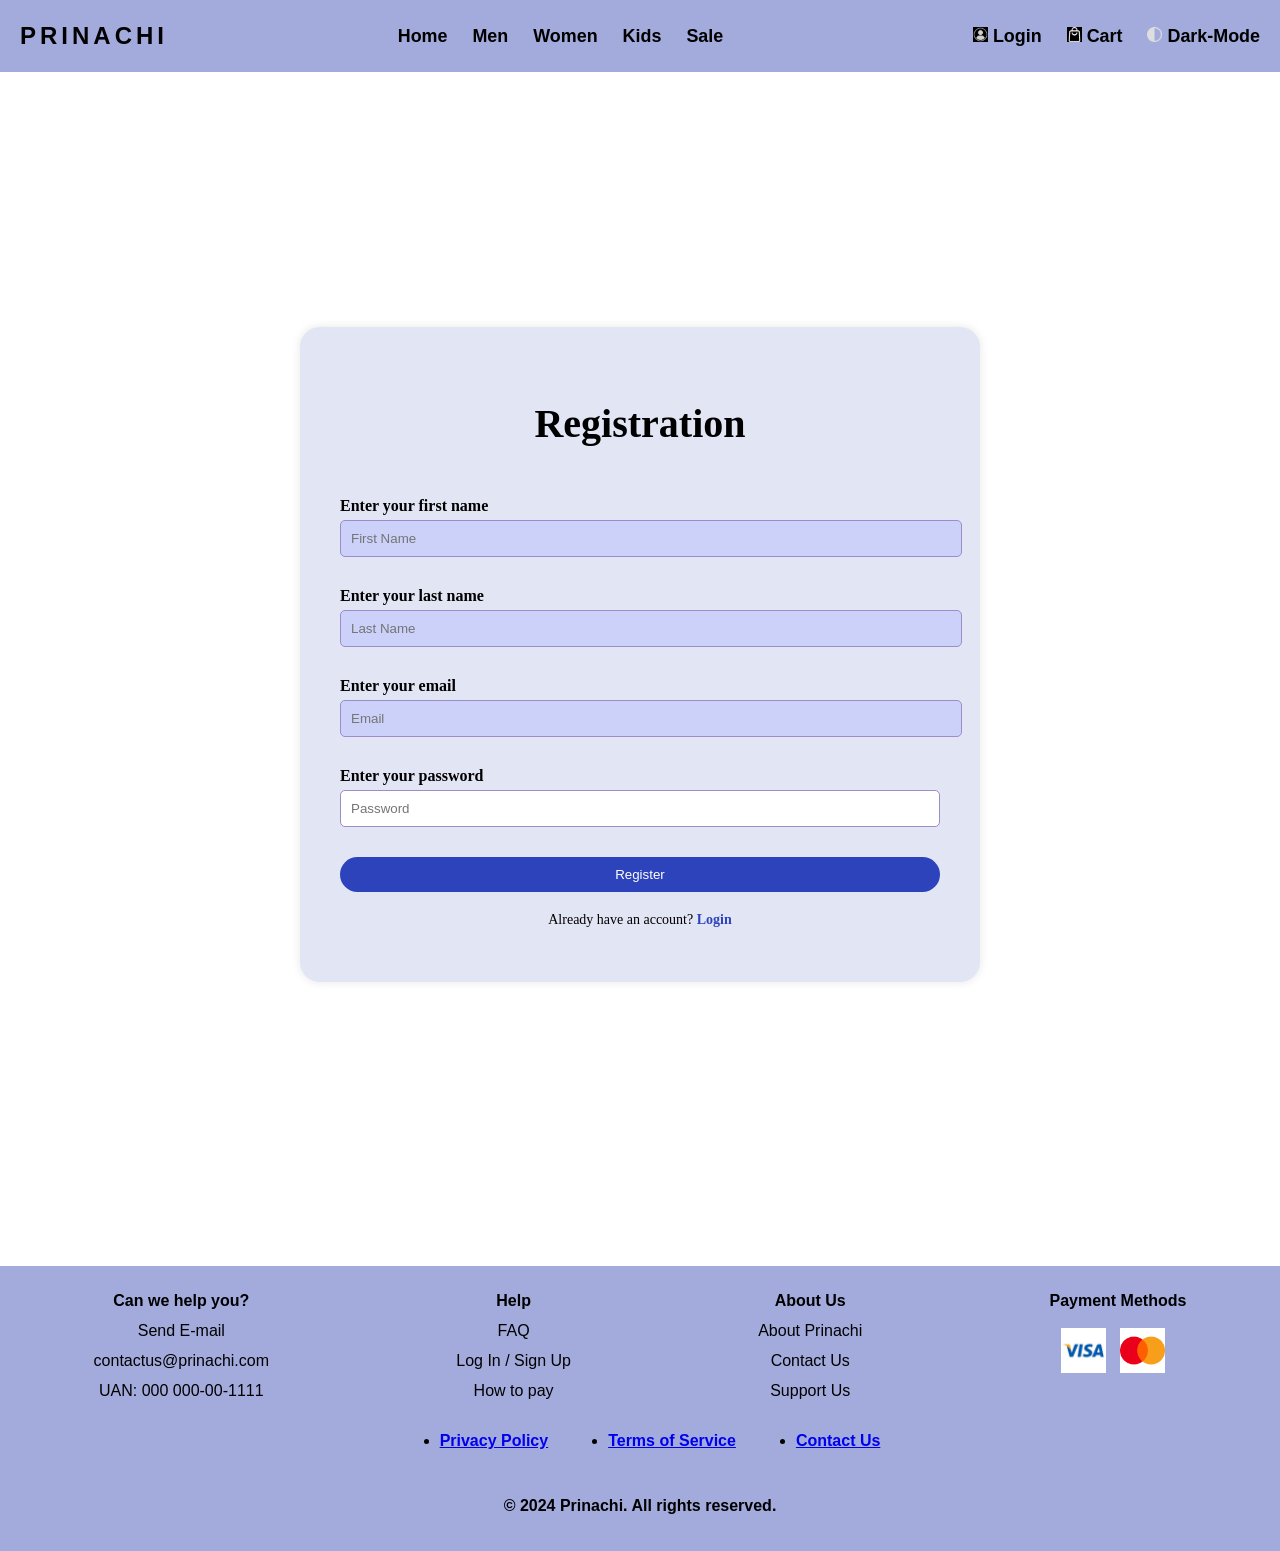
<file: Prinachi final/registration.html>
<!DOCTYPE html>
<html lang="en">
<head>
    <meta charset="UTF-8">
    <meta name="viewport" content="width=device-width, initial-scale=1.0">
    <link rel="stylesheet" href="style.css">
    <title>PRINACHI</title>
    <style>
        .logo-navbar {
            font-family: 'Segoe UI', Tahoma, Geneva, Verdana, sans-serif;
            font-size: 24px;
            font-weight: bold;
            color: #fff;
            text-transform: uppercase;
            letter-spacing: 4px;
        }
        .logo-navbar a {
            text-decoration: none;
            color: #030202;
        }
    </style>
</head>
<body>
    <div class="navbar">
        <div class="logo-navbar">
            <a href="index.html">PRINACHI</a>
        </div>
        <div class="middle-navbar">
            <a class="nav-button" href="Index.html">Home</a>
            <a class="nav-button" href="men.html">Men</a>
            <a class="nav-button" href="women.html">Women</a>
            <a class="nav-button" href="kids.html">Kids</a>
            <a class="nav-button" href="sale.html">Sale</a>
        </div>
        <div class="right-navbar">
          <a class="nav-button" href="login.html"><img src="pictures/login.png" alt="Login" style="width: 15px; height: 15px; margin-right: 5px; filter: invert(100%);">Login</a>
          <a class="nav-button" href="cart.html"><img src="pictures/cart.png" alt="Cart" style="width: 15px; height: 15px; margin-right: 5px; filter: invert(100%);">Cart</a>
          <a id="darkModeButton" class="nav-button" href="#"><img src="pictures/dark-mode.png" alt="Dark-Mode" style="width: 15px; height: 15px; margin-right: 5px; filter: invert(100%);">Dark-Mode</a>
        </div>
    </div>

    <div class="registration-container">
        <div class="registration-box">
            <h2 class="registration-heading">Registration</h2>
            <div class="input-container">
                <label for="firstName">Enter your first name</label>
                <input type="text" id="firstName" placeholder="First Name">
            </div>
            <div class="input-container">
                <label for="lastName">Enter your last name</label>
                <input type="text" id="lastName" placeholder="Last Name">
            </div>
            <div class="input-container">
                <label for="email">Enter your email</label>
                <input type="text" id="email" placeholder="Email">
            </div>
            <div class="input-container">
                <label for="password">Enter your password</label>
                <div class="password-container">
                    <input type="password" id="password" placeholder="Password">
                </div>
            </div>
            <button class="registration-button" type="submit">Register</button>
            <div class="login-text">
                <p>Already have an account? <a href="login.html">Login</a></p>
            </div>
        </div>
    </div>
      
    <div class="gap"></div>

    <footer>
        <div class="footer">
            <div class="footer-content">
                <div class="footer-group">
                    <p class="bold">Can we help you?</p>
                    <p>Send E-mail</p>
                    <p>contactus@prinachi.com</p>
                    <p>UAN: 000 000-00-1111</p>
                </div>
                <div class="footer-group">
                    <p>Help</p>
                    <p>FAQ</p>
                    <p>Log In / Sign Up</p>
                    <p>How to pay</p>
                </div>
                <div class="footer-group">
                    <p>About Us</p>
                    <p>About Prinachi</p>
                    <p>Contact Us</p>
                    <p>Support Us</p>
                </div>
                <div class="footer-group payment-methods">
                    <p>Payment Methods</p>
                    <p></p>
                    <div class="payment-icons">
                        <img src="pictures/visa.png" alt="Visa">
                        <img src="pictures/mastercard.png" alt="Mastercard">
                    </div>
                </div>
            </div>
            <div class="rowtwo">
                <ul class="footer-list">
                    <li class="listpoint"><a href="privacy-policy.html">Privacy Policy</a></li>
                    <li class="listpoint"><a href="terms.html">Terms of Service</a></li>
                    <li class="listpoint"><a href="#">Contact Us</a></li>
                </ul>
                <div class="copyright">
                    <p>&copy; 2024 Prinachi. All rights reserved.</p>
                </div>
            </div>
        </div>
    </footer>
    <script src="script.js"></script>
</body>
</html>
</file>
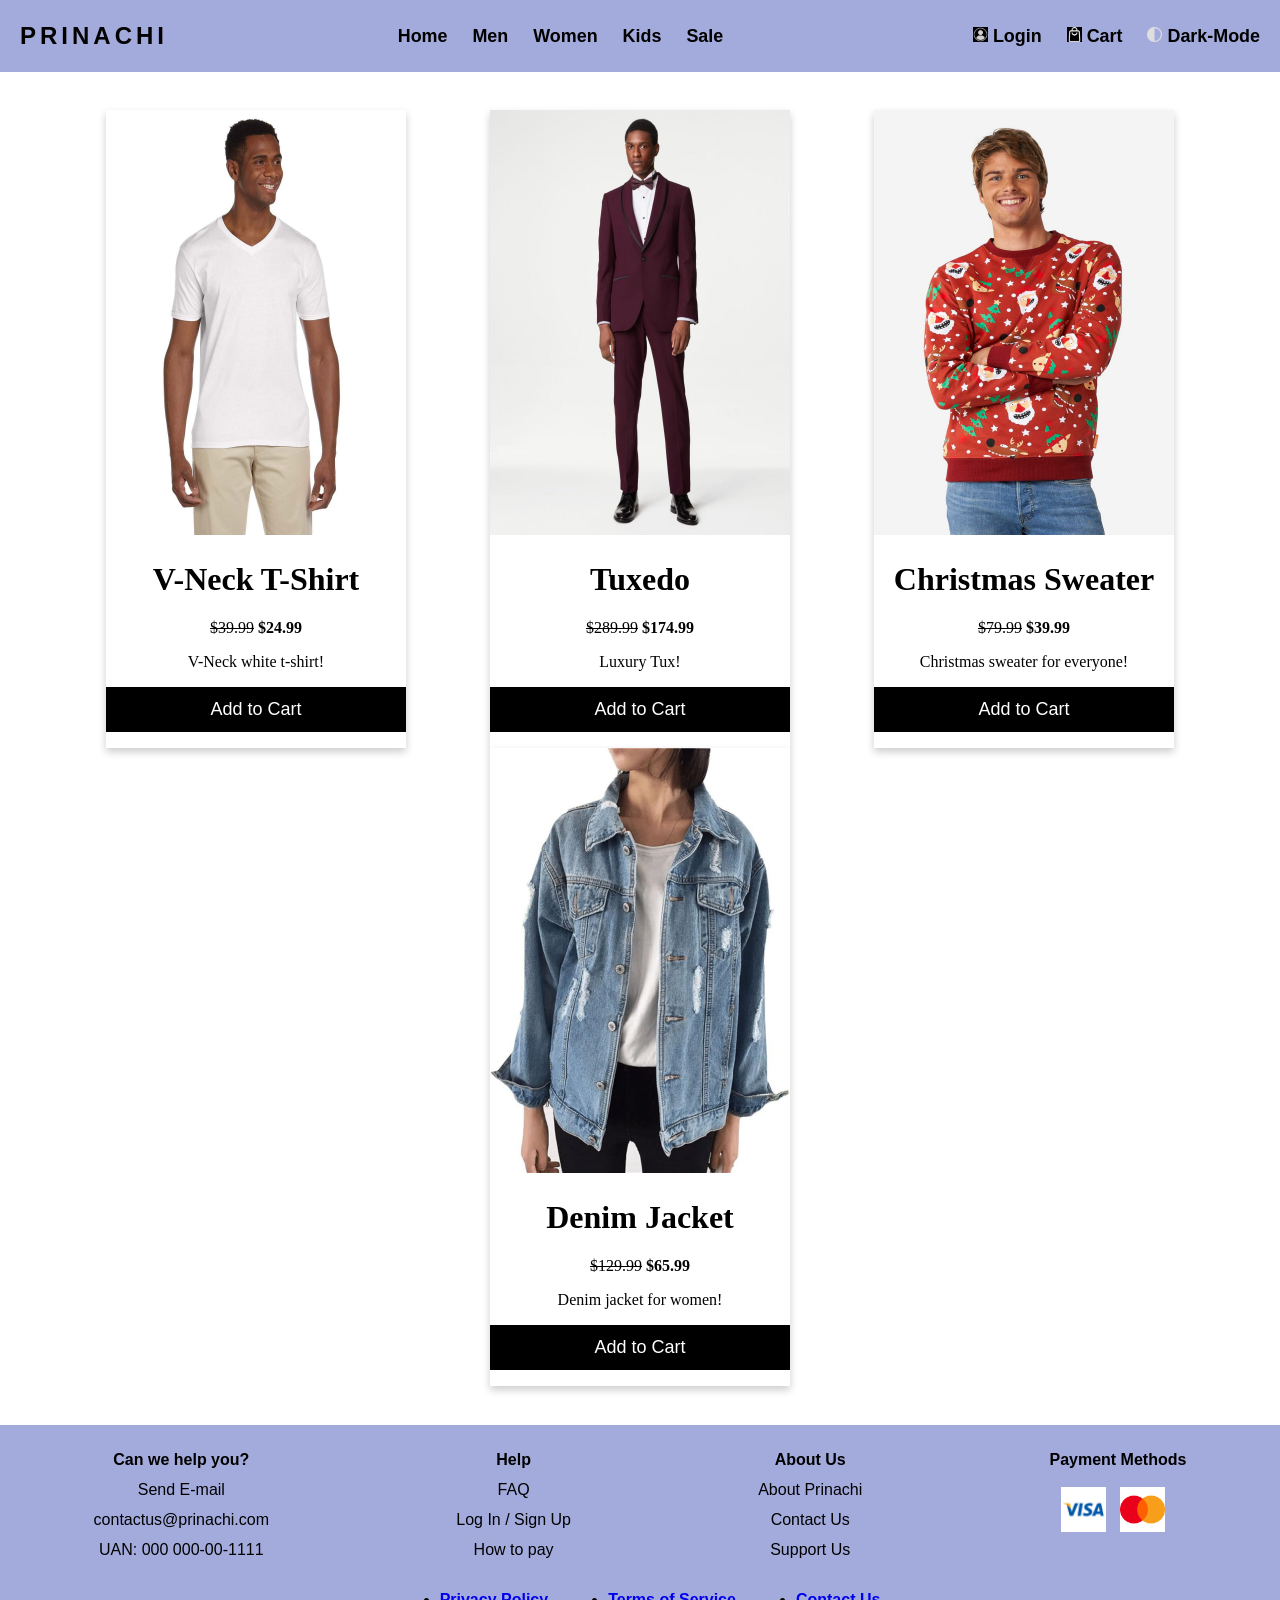
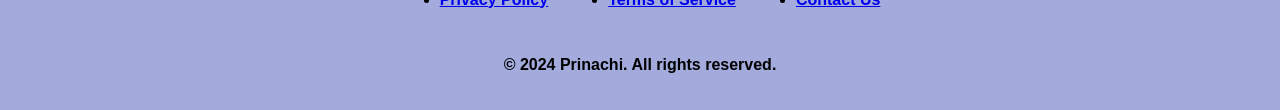
<file: Prinachi final/sale.html>
<!DOCTYPE html>
<html lang="en">
<head>
    <meta charset="UTF-8">
    <meta name="viewport" content="width=device-width, initial-scale=1.0">
    <link rel="stylesheet" href="style.css">
    <title>Sale</title>
    <style>
        .logo-navbar {
            font-family: 'Segoe UI', Tahoma, Geneva, Verdana, sans-serif;
            font-size: 24px;
            font-weight: bold;
            color: #fff;
            text-transform: uppercase;
            letter-spacing: 4px;
        }
        .logo-navbar a {
            text-decoration: none;
            color: #030202;
        }
    </style>
</head>
<body>
    <div class="navbar">
        <div class="logo-navbar">
            <a href="index.html">PRINACHI</a>
        </div>
        <div class="middle-navbar">
            <a class="nav-button" href="index.html">Home</a>
            <a class="nav-button" href="men.html">Men</a>
            <a class="nav-button" href="women.html">Women</a>
            <a class="nav-button" href="kids.html">Kids</a>
            <a class="nav-button" href="sale.html">Sale</a>
        </div>
        <div class="right-navbar">
          <a class="nav-button" href="login.html"><img src="pictures/login.png" alt="Login" style="width: 15px; height: 15px; margin-right: 5px; filter: invert(100%);">Login</a>
          <a class="nav-button" href="cart.html"><img src="pictures/cart.png" alt="Cart" style="width: 15px; height: 15px; margin-right: 5px; filter: invert(100%);">Cart</a>
          <a id="darkModeButton" class="nav-button" href="#"><img src="pictures/dark-mode.png" alt="Dark-Mode" style="width: 15px; height: 15px; margin-right: 5px; filter: invert(100%);">Dark-Mode</a>
        </div>
    </div>

    <div class="product-cards">
        <div class="card" id="product21">
            <img src="pictures/vneck.jpg" alt="V-Neck T-Shirt" style="width:100%" class="productPicture">
            <h1 class="productTitle">V-Neck T-Shirt</h1>
            <p class="productPrice"><s>$39.99</s> <b>$24.99</b></p>
            <p>V-Neck white t-shirt!</p>
            <p><button onclick="cartUtils.addToCart('product21')">Add to Cart</button></p>
        </div>

        <div class="card" id="product22">
            <img src="pictures/tuxedo.jpg" alt="Tuxedo" style="width:100%" class="productPicture">
            <h1 class="productTitle">Tuxedo</h1>
            <p class="productPrice"><s>$289.99</s> <b>$174.99</b></p>
            <p>Luxury Tux!</p>
            <p><button onclick="cartUtils.addToCart('product22')">Add to Cart</button></p>
        </div>

        <div class="card" id="product23">
            <img src="pictures/christmassweater.jpg" alt="Chrismtas Sweater" style="width:100%" class="productPicture">
            <h1 class="productTitle">Christmas Sweater</h1>
            <p class="productPrice"><s>$79.99</s> <b>$39.99</b></p>
            <p>Christmas sweater for everyone!</p>
            <p><button onclick="cartUtils.addToCart('product23')">Add to Cart</button></p>
        </div>

        <div class="card" id="product24">
            <img src="pictures/jeanjacket.jpg" alt="Denim Jacket" style="width:100%" class="productPicture">
            <h1 class="productTitle">Denim Jacket</h1>
            <p class="productPrice"><s>$129.99</s> <b>$65.99</b></p>
            <p>Denim jacket for women!</p>
            <p><button onclick="cartUtils.addToCart('product24')">Add to Cart</button></p>
        </div>
    </div>

    <footer>
        <div class="footer">
            <div class="footer-content">
                <div class="footer-group">
                    <p class="bold">Can we help you?</p>
                    <p>Send E-mail</p>
                    <p>contactus@prinachi.com</p>
                    <p>UAN: 000 000-00-1111</p>
                </div>
                <div class="footer-group">
                    <p>Help</p>
                    <p>FAQ</p>
                    <p>Log In / Sign Up</p>
                    <p>How to pay</p>
                </div>
                <div class="footer-group">
                    <p>About Us</p>
                    <p>About Prinachi</p>
                    <p>Contact Us</p>
                    <p>Support Us</p>
                </div>
                <div class="footer-group payment-methods">
                    <p>Payment Methods</p>
                    <p></p>
                    <div class="payment-icons">
                        <img src="pictures/visa.png" alt="Visa">
                        <img src="pictures/mastercard.png" alt="Mastercard">
                    </div>
                </div>
            </div>
            <div class="rowtwo">
                <ul class="footer-list">
                    <li class="listpoint"><a href="privacy-policy.html">Privacy Policy</a></li>
                    <li class="listpoint"><a href="terms.html">Terms of Service</a></li>
                    <li class="listpoint"><a href="#">Contact Us</a></li>
                </ul>
                <div class="copyright">
                    <p>&copy; 2024 Prinachi. All rights reserved.</p>
                </div>
            </div>
        </div>
    </footer>
    <script src="script.js"></script>
    <script src="addToCart.js"></script>
    <script>
        const addToCart = (event) => {
            console.log(event.target.parentNode.parentNode);
            console.log("hello");

        }
    </script>
</body>
</html>
</file>
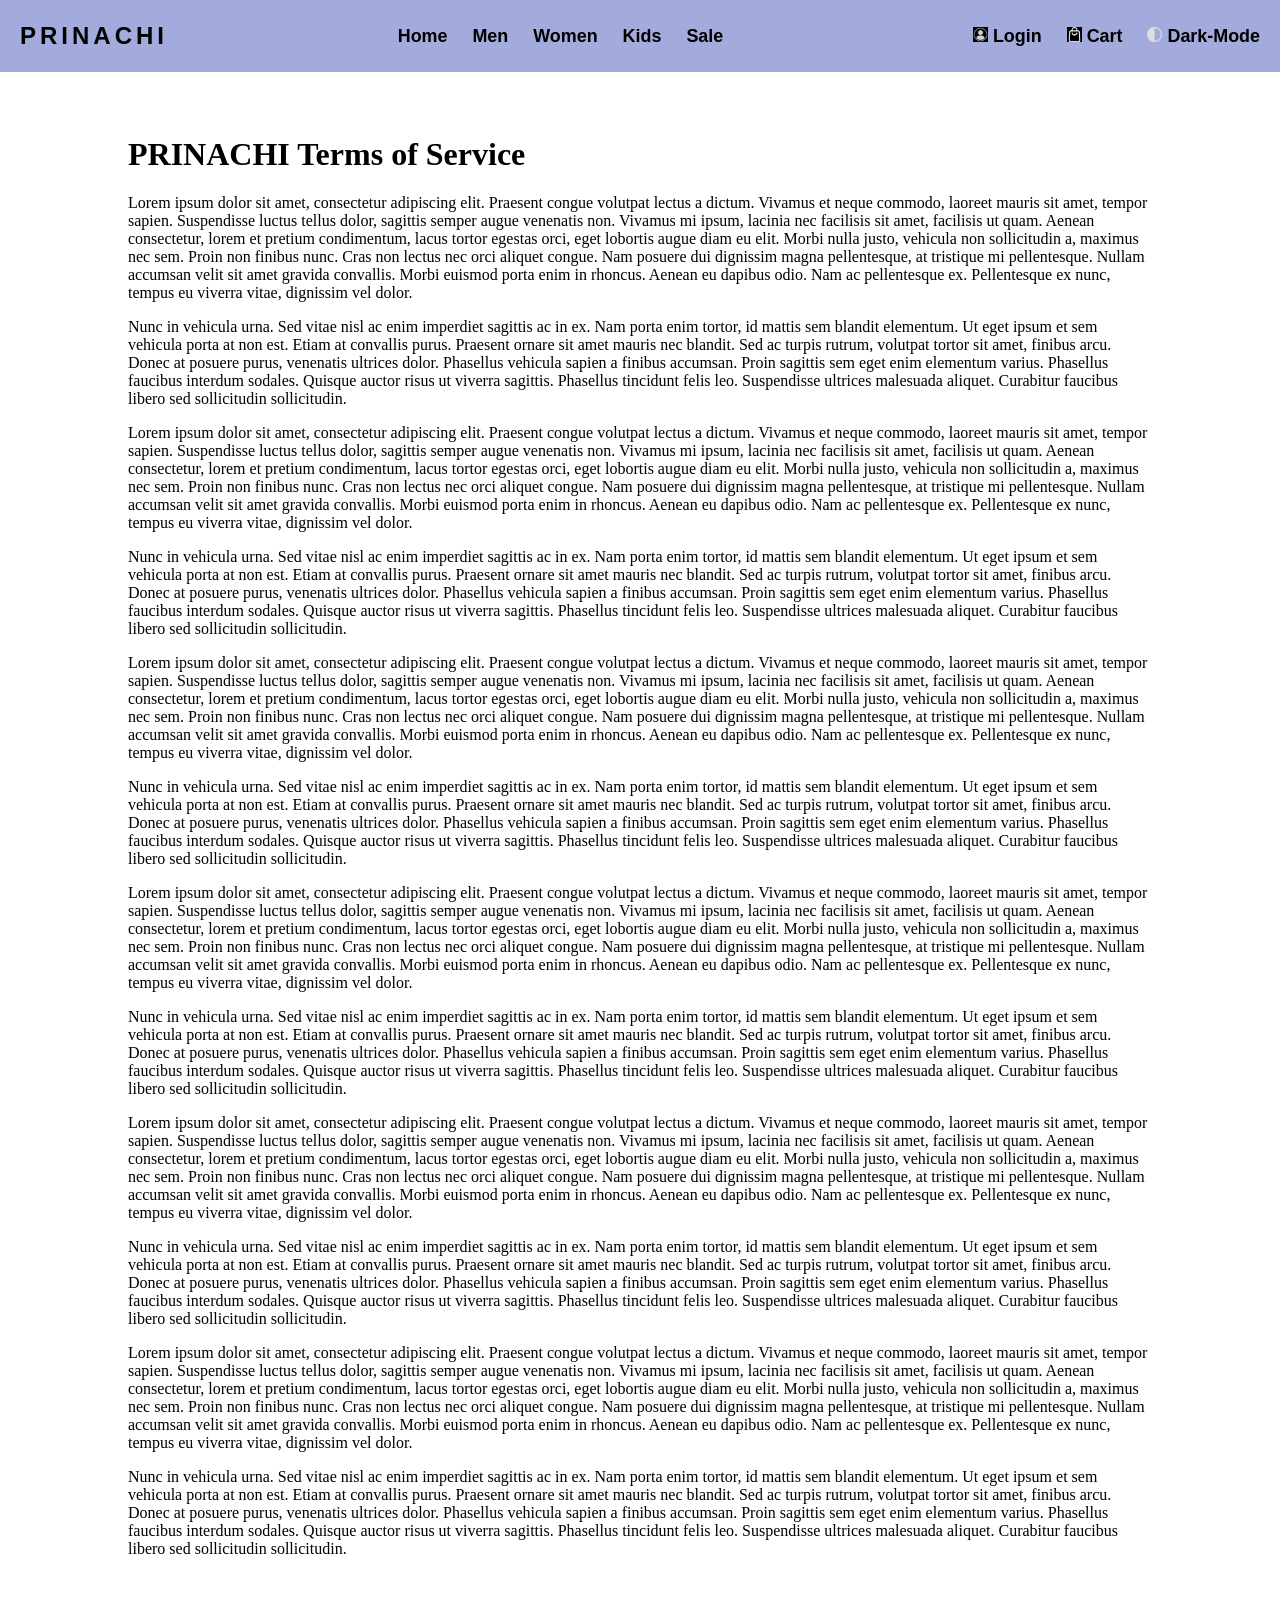
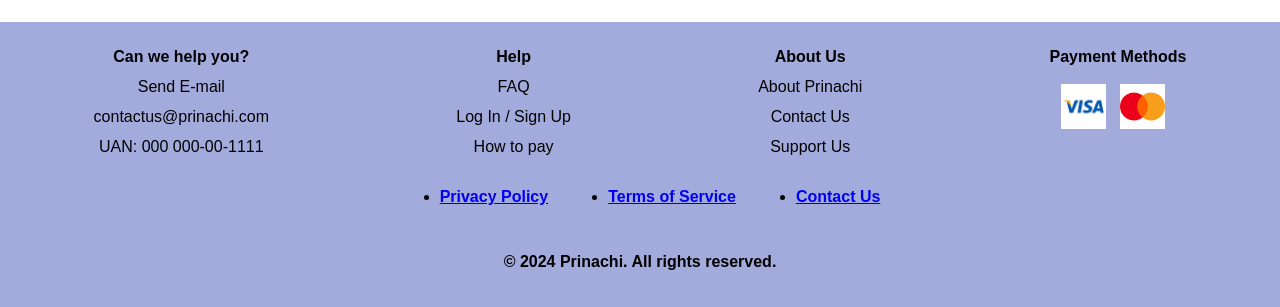
<file: Prinachi final/terms.html>
<!DOCTYPE html>
<html lang="en">
<head>
    <meta charset="UTF-8">
    <meta name="viewport" content="width=device-width, initial-scale=1.0">
    <link rel="stylesheet" href="style.css">
    <title>Terms of Service</title>
    <style>
        .logo-navbar {
            font-family: 'Segoe UI', Tahoma, Geneva, Verdana, sans-serif;
            font-size: 24px;
            font-weight: bold;
            color: #fff;
            text-transform: uppercase;
            letter-spacing: 4px;
        }
        .logo-navbar a {
            text-decoration: none;
            color: #030202;
        }
    </style>
</head>
<body>
    <div class="navbar">
        <div class="logo-navbar">
            <a href="index.html">PRINACHI</a>
        </div>
        <div class="middle-navbar">
            <a class="nav-button" href="index.html">Home</a>
            <a class="nav-button" href="men.html">Men</a>
            <a class="nav-button" href="women.html">Women</a>
            <a class="nav-button" href="kids.html">Kids</a>
            <a class="nav-button" href="sale.html">Sale</a>
        </div>
        <div class="right-navbar">
          <a class="nav-button" href="login.html"><img src="pictures/login.png" alt="Login" style="width: 15px; height: 15px; margin-right: 5px; filter: invert(100%);">Login</a>
          <a class="nav-button" href="cart.html"><img src="pictures/cart.png" alt="Cart" style="width: 15px; height: 15px; margin-right: 5px; filter: invert(100%);">Cart</a>
          <a class="nav-button" href="#"><img src="pictures/dark-mode.png" alt="Dark-Mode" style="width: 15px; height: 15px; margin-right: 5px; filter: invert(100%);">Dark-Mode</a>
        </div>
    </div>

    <div class="privacy-policy">

    <h1> PRINACHI Terms of Service</h1>
    <p>
        Lorem ipsum dolor sit amet, consectetur adipiscing elit. Praesent congue volutpat lectus a dictum. 
        Vivamus et neque commodo, laoreet mauris sit amet, tempor sapien. Suspendisse luctus tellus dolor, 
        sagittis semper augue venenatis non. Vivamus mi ipsum, lacinia nec facilisis sit amet, facilisis ut quam. 
        Aenean consectetur, lorem et pretium condimentum, lacus tortor egestas orci, eget lobortis augue diam eu elit. 
        Morbi nulla justo, vehicula non sollicitudin a, maximus nec sem. Proin non finibus nunc. Cras non lectus 
        nec orci aliquet congue. Nam posuere dui dignissim magna pellentesque, at tristique mi pellentesque. Nullam 
        accumsan velit sit amet gravida convallis. Morbi euismod porta enim in rhoncus. Aenean eu dapibus odio. Nam 
        ac pellentesque ex. Pellentesque ex nunc, tempus eu viverra vitae, dignissim vel dolor.
    </p>
    <p>
        Nunc in vehicula urna. Sed vitae nisl ac enim imperdiet sagittis ac in ex. Nam porta enim tortor, id mattis 
        sem blandit elementum. Ut eget ipsum et sem vehicula porta at non est. Etiam at convallis purus. Praesent ornare 
        sit amet mauris nec blandit. Sed ac turpis rutrum, volutpat tortor sit amet, finibus arcu. Donec at posuere purus, 
        venenatis ultrices dolor. Phasellus vehicula sapien a finibus accumsan. Proin sagittis sem eget enim elementum 
        varius. Phasellus faucibus interdum sodales. Quisque auctor risus ut viverra sagittis. Phasellus tincidunt felis 
        leo. Suspendisse ultrices malesuada aliquet. Curabitur faucibus libero sed sollicitudin sollicitudin.
    </p>
    <p>
        Lorem ipsum dolor sit amet, consectetur adipiscing elit. Praesent congue volutpat lectus a dictum. 
        Vivamus et neque commodo, laoreet mauris sit amet, tempor sapien. Suspendisse luctus tellus dolor, 
        sagittis semper augue venenatis non. Vivamus mi ipsum, lacinia nec facilisis sit amet, facilisis ut quam. 
        Aenean consectetur, lorem et pretium condimentum, lacus tortor egestas orci, eget lobortis augue diam eu elit. 
        Morbi nulla justo, vehicula non sollicitudin a, maximus nec sem. Proin non finibus nunc. Cras non lectus 
        nec orci aliquet congue. Nam posuere dui dignissim magna pellentesque, at tristique mi pellentesque. Nullam 
        accumsan velit sit amet gravida convallis. Morbi euismod porta enim in rhoncus. Aenean eu dapibus odio. Nam 
        ac pellentesque ex. Pellentesque ex nunc, tempus eu viverra vitae, dignissim vel dolor.
    </p>
    <p>
        Nunc in vehicula urna. Sed vitae nisl ac enim imperdiet sagittis ac in ex. Nam porta enim tortor, id mattis 
        sem blandit elementum. Ut eget ipsum et sem vehicula porta at non est. Etiam at convallis purus. Praesent ornare 
        sit amet mauris nec blandit. Sed ac turpis rutrum, volutpat tortor sit amet, finibus arcu. Donec at posuere purus, 
        venenatis ultrices dolor. Phasellus vehicula sapien a finibus accumsan. Proin sagittis sem eget enim elementum 
        varius. Phasellus faucibus interdum sodales. Quisque auctor risus ut viverra sagittis. Phasellus tincidunt felis 
        leo. Suspendisse ultrices malesuada aliquet. Curabitur faucibus libero sed sollicitudin sollicitudin.
    </p>
    <p>
        Lorem ipsum dolor sit amet, consectetur adipiscing elit. Praesent congue volutpat lectus a dictum. 
        Vivamus et neque commodo, laoreet mauris sit amet, tempor sapien. Suspendisse luctus tellus dolor, 
        sagittis semper augue venenatis non. Vivamus mi ipsum, lacinia nec facilisis sit amet, facilisis ut quam. 
        Aenean consectetur, lorem et pretium condimentum, lacus tortor egestas orci, eget lobortis augue diam eu elit. 
        Morbi nulla justo, vehicula non sollicitudin a, maximus nec sem. Proin non finibus nunc. Cras non lectus 
        nec orci aliquet congue. Nam posuere dui dignissim magna pellentesque, at tristique mi pellentesque. Nullam 
        accumsan velit sit amet gravida convallis. Morbi euismod porta enim in rhoncus. Aenean eu dapibus odio. Nam 
        ac pellentesque ex. Pellentesque ex nunc, tempus eu viverra vitae, dignissim vel dolor.
    </p>
    <p>
        Nunc in vehicula urna. Sed vitae nisl ac enim imperdiet sagittis ac in ex. Nam porta enim tortor, id mattis 
        sem blandit elementum. Ut eget ipsum et sem vehicula porta at non est. Etiam at convallis purus. Praesent ornare 
        sit amet mauris nec blandit. Sed ac turpis rutrum, volutpat tortor sit amet, finibus arcu. Donec at posuere purus, 
        venenatis ultrices dolor. Phasellus vehicula sapien a finibus accumsan. Proin sagittis sem eget enim elementum 
        varius. Phasellus faucibus interdum sodales. Quisque auctor risus ut viverra sagittis. Phasellus tincidunt felis 
        leo. Suspendisse ultrices malesuada aliquet. Curabitur faucibus libero sed sollicitudin sollicitudin.
    </p>
    <p>
        Lorem ipsum dolor sit amet, consectetur adipiscing elit. Praesent congue volutpat lectus a dictum. 
        Vivamus et neque commodo, laoreet mauris sit amet, tempor sapien. Suspendisse luctus tellus dolor, 
        sagittis semper augue venenatis non. Vivamus mi ipsum, lacinia nec facilisis sit amet, facilisis ut quam. 
        Aenean consectetur, lorem et pretium condimentum, lacus tortor egestas orci, eget lobortis augue diam eu elit. 
        Morbi nulla justo, vehicula non sollicitudin a, maximus nec sem. Proin non finibus nunc. Cras non lectus 
        nec orci aliquet congue. Nam posuere dui dignissim magna pellentesque, at tristique mi pellentesque. Nullam 
        accumsan velit sit amet gravida convallis. Morbi euismod porta enim in rhoncus. Aenean eu dapibus odio. Nam 
        ac pellentesque ex. Pellentesque ex nunc, tempus eu viverra vitae, dignissim vel dolor.
    </p>
    <p>
        Nunc in vehicula urna. Sed vitae nisl ac enim imperdiet sagittis ac in ex. Nam porta enim tortor, id mattis 
        sem blandit elementum. Ut eget ipsum et sem vehicula porta at non est. Etiam at convallis purus. Praesent ornare 
        sit amet mauris nec blandit. Sed ac turpis rutrum, volutpat tortor sit amet, finibus arcu. Donec at posuere purus, 
        venenatis ultrices dolor. Phasellus vehicula sapien a finibus accumsan. Proin sagittis sem eget enim elementum 
        varius. Phasellus faucibus interdum sodales. Quisque auctor risus ut viverra sagittis. Phasellus tincidunt felis 
        leo. Suspendisse ultrices malesuada aliquet. Curabitur faucibus libero sed sollicitudin sollicitudin.
    </p>
    <p>
        Lorem ipsum dolor sit amet, consectetur adipiscing elit. Praesent congue volutpat lectus a dictum. 
        Vivamus et neque commodo, laoreet mauris sit amet, tempor sapien. Suspendisse luctus tellus dolor, 
        sagittis semper augue venenatis non. Vivamus mi ipsum, lacinia nec facilisis sit amet, facilisis ut quam. 
        Aenean consectetur, lorem et pretium condimentum, lacus tortor egestas orci, eget lobortis augue diam eu elit. 
        Morbi nulla justo, vehicula non sollicitudin a, maximus nec sem. Proin non finibus nunc. Cras non lectus 
        nec orci aliquet congue. Nam posuere dui dignissim magna pellentesque, at tristique mi pellentesque. Nullam 
        accumsan velit sit amet gravida convallis. Morbi euismod porta enim in rhoncus. Aenean eu dapibus odio. Nam 
        ac pellentesque ex. Pellentesque ex nunc, tempus eu viverra vitae, dignissim vel dolor.
    </p>
    <p>
        Nunc in vehicula urna. Sed vitae nisl ac enim imperdiet sagittis ac in ex. Nam porta enim tortor, id mattis 
        sem blandit elementum. Ut eget ipsum et sem vehicula porta at non est. Etiam at convallis purus. Praesent ornare 
        sit amet mauris nec blandit. Sed ac turpis rutrum, volutpat tortor sit amet, finibus arcu. Donec at posuere purus, 
        venenatis ultrices dolor. Phasellus vehicula sapien a finibus accumsan. Proin sagittis sem eget enim elementum 
        varius. Phasellus faucibus interdum sodales. Quisque auctor risus ut viverra sagittis. Phasellus tincidunt felis 
        leo. Suspendisse ultrices malesuada aliquet. Curabitur faucibus libero sed sollicitudin sollicitudin.
    </p><p>
        Lorem ipsum dolor sit amet, consectetur adipiscing elit. Praesent congue volutpat lectus a dictum. 
        Vivamus et neque commodo, laoreet mauris sit amet, tempor sapien. Suspendisse luctus tellus dolor, 
        sagittis semper augue venenatis non. Vivamus mi ipsum, lacinia nec facilisis sit amet, facilisis ut quam. 
        Aenean consectetur, lorem et pretium condimentum, lacus tortor egestas orci, eget lobortis augue diam eu elit. 
        Morbi nulla justo, vehicula non sollicitudin a, maximus nec sem. Proin non finibus nunc. Cras non lectus 
        nec orci aliquet congue. Nam posuere dui dignissim magna pellentesque, at tristique mi pellentesque. Nullam 
        accumsan velit sit amet gravida convallis. Morbi euismod porta enim in rhoncus. Aenean eu dapibus odio. Nam 
        ac pellentesque ex. Pellentesque ex nunc, tempus eu viverra vitae, dignissim vel dolor.
    </p>
    <p>
        Nunc in vehicula urna. Sed vitae nisl ac enim imperdiet sagittis ac in ex. Nam porta enim tortor, id mattis 
        sem blandit elementum. Ut eget ipsum et sem vehicula porta at non est. Etiam at convallis purus. Praesent ornare 
        sit amet mauris nec blandit. Sed ac turpis rutrum, volutpat tortor sit amet, finibus arcu. Donec at posuere purus, 
        venenatis ultrices dolor. Phasellus vehicula sapien a finibus accumsan. Proin sagittis sem eget enim elementum 
        varius. Phasellus faucibus interdum sodales. Quisque auctor risus ut viverra sagittis. Phasellus tincidunt felis 
        leo. Suspendisse ultrices malesuada aliquet. Curabitur faucibus libero sed sollicitudin sollicitudin.
    </p>
    </div>

    <footer>
        <div class="footer">
            <div class="footer-content">
                <div class="footer-group">
                    <p class="bold">Can we help you?</p>
                    <p>Send E-mail</p>
                    <p>contactus@prinachi.com</p>
                    <p>UAN: 000 000-00-1111</p>
                </div>
                <div class="footer-group">
                    <p>Help</p>
                    <p>FAQ</p>
                    <p>Log In / Sign Up</p>
                    <p>How to pay</p>
                </div>
                <div class="footer-group">
                    <p>About Us</p>
                    <p>About Prinachi</p>
                    <p>Contact Us</p>
                    <p>Support Us</p>
                </div>
                <div class="footer-group payment-methods">
                    <p>Payment Methods</p>
                    <p></p>
                    <div class="payment-icons">
                        <img src="pictures/visa.png" alt="Visa">
                        <img src="pictures/mastercard.png" alt="Mastercard">
                    </div>
                </div>
            </div>
            <div class="rowtwo">
                <ul class="footer-list">
                    <li class="listpoint"><a href="privacy-policy.html">Privacy Policy</a></li>
                    <li class="listpoint"><a href="terms.html">Terms of Service</a></li>
                    <li class="listpoint"><a href="#">Contact Us</a></li>
                </ul>
                <div class="copyright">
                    <p>&copy; 2024 Prinachi. All rights reserved.</p>
                </div>
            </div>
        </div>
    </footer>
</body>
</html>
</file>
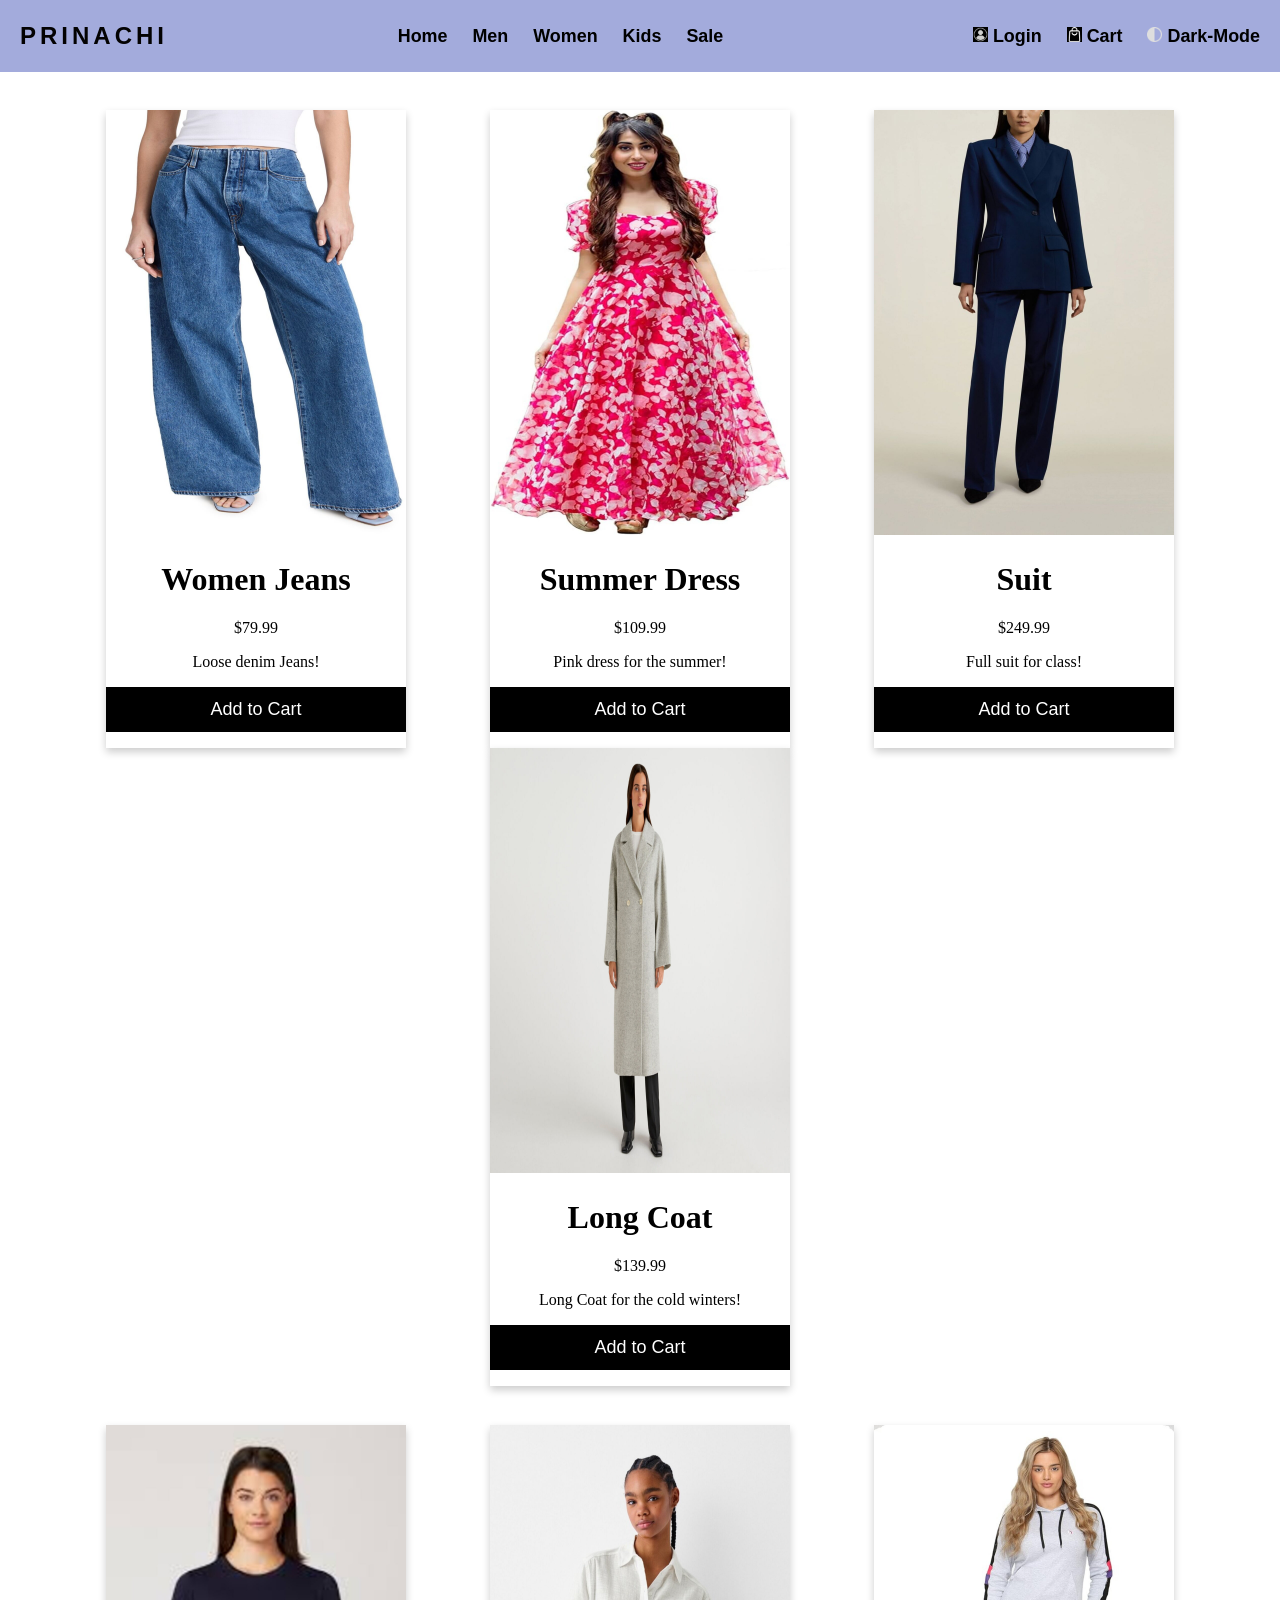
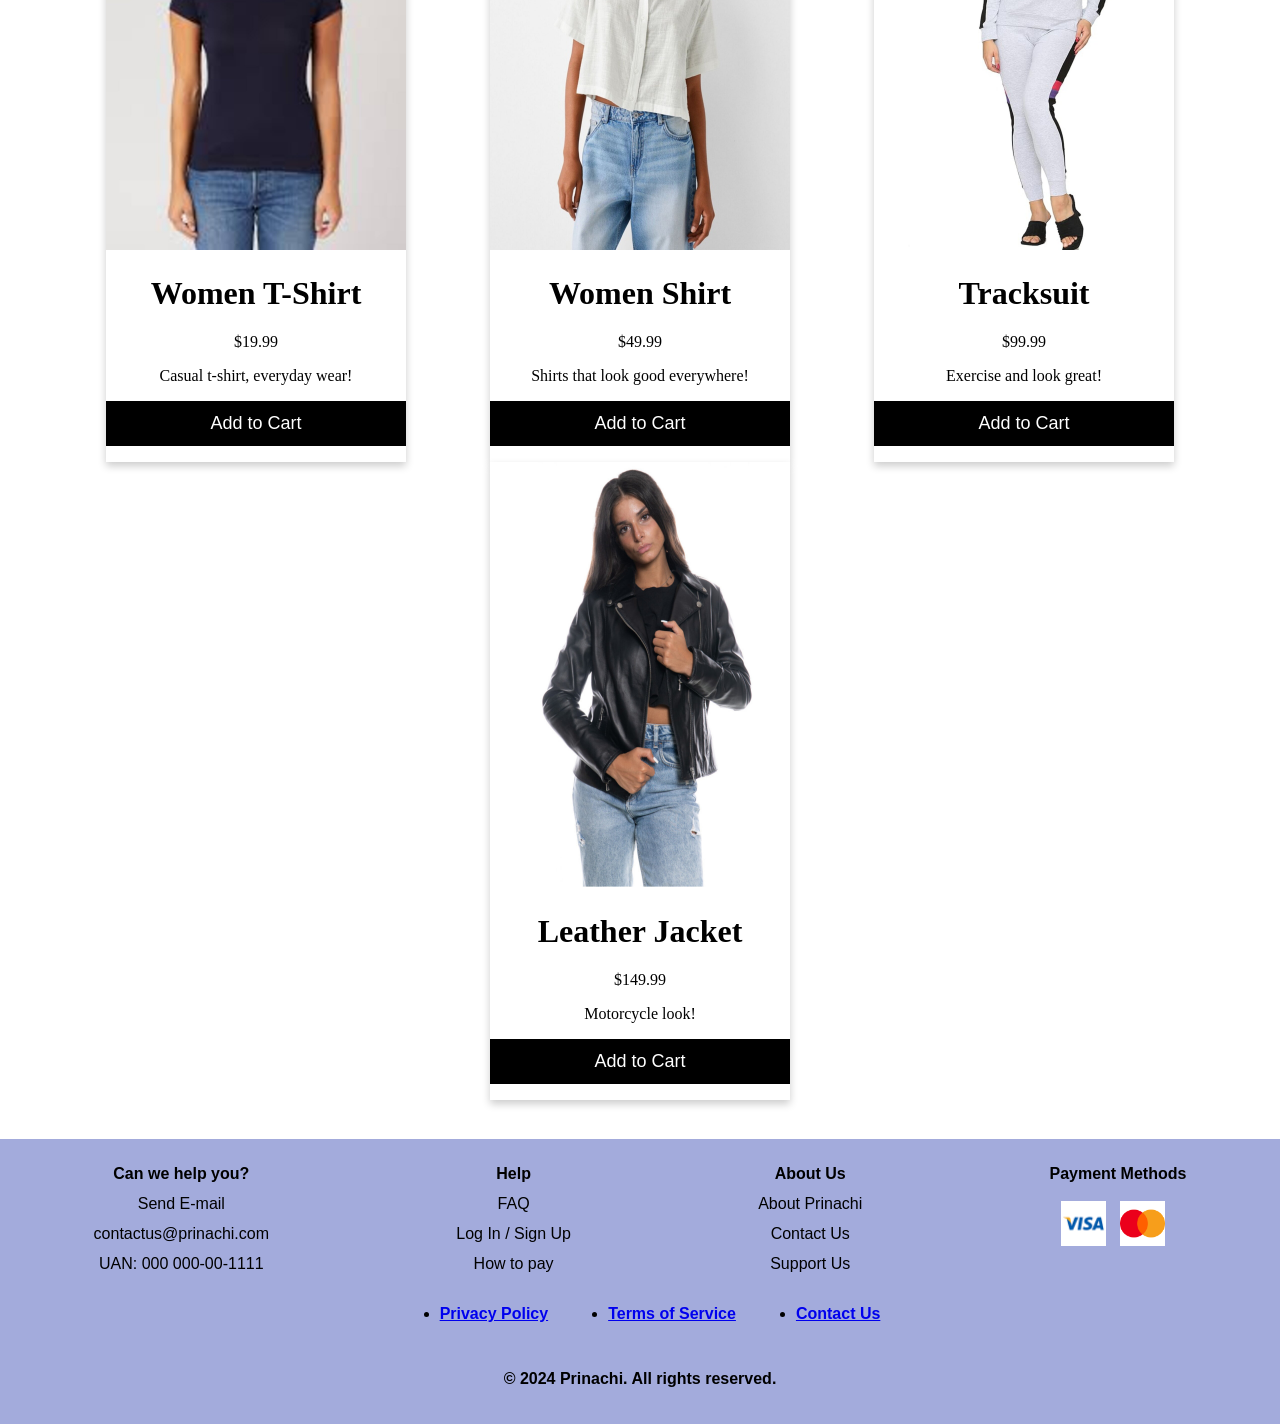
<file: Prinachi final/women.html>
<!DOCTYPE html>
<html lang="en">
<head>
    <meta charset="UTF-8">
    <meta name="viewport" content="width=device-width, initial-scale=1.0">
    <link rel="stylesheet" href="style.css">
    <title>Women Clothing</title>
    <style>
        .logo-navbar {
            font-family: 'Segoe UI', Tahoma, Geneva, Verdana, sans-serif;
            font-size: 24px;
            font-weight: bold;
            color: #fff;
            text-transform: uppercase;
            letter-spacing: 4px;
        }
        .logo-navbar a {
            text-decoration: none;
            color: #030202;
        }
    </style>
</head>
<body>
    <div class="navbar">
        <div class="logo-navbar">
            <a href="index.html">PRINACHI</a>
        </div>
        <div class="middle-navbar">
            <a class="nav-button" href="index.html">Home</a>
            <a class="nav-button" href="men.html">Men</a>
            <a class="nav-button" href="women.html">Women</a>
            <a class="nav-button" href="kids.html">Kids</a>
            <a class="nav-button" href="sale.html">Sale</a>
        </div>
        <div class="right-navbar">
          <a class="nav-button" href="login.html"><img src="pictures/login.png" alt="Login" style="width: 15px; height: 15px; margin-right: 5px; filter: invert(100%);">Login</a>
          <a class="nav-button" href="cart.html"><img src="pictures/cart.png" alt="Cart" style="width: 15px; height: 15px; margin-right: 5px; filter: invert(100%);">Cart</a>
          <a id="darkModeButton" class="nav-button" href="#"><img src="pictures/dark-mode.png" alt="Dark-Mode" style="width: 15px; height: 15px; margin-right: 5px; filter: invert(100%);">Dark-Mode</a>
        </div>
    </div>

    <div class="product-cards">
        <div class="card" id="product9">
            <img src="pictures/womenjeans.jpg" alt="Jeans" style="width:100%" class="productPicture">
            <h1 class="productTitle">Women Jeans</h1>
            <p class="productPrice">$79.99</p>
            <p>Loose denim Jeans!</p>
            <p><button onclick="cartUtils.addToCart('product9')">Add to Cart</button></p>
        </div>

        <div class="card" id="product10">
            <img src="pictures/summerdress.jpg" alt="Summer Dress" style="width:100%" class="productPicture">
            <h1 class="productTitle">Summer Dress</h1>
            <p class="productPrice">$109.99</p>
            <p>Pink dress for the summer!</p>
            <p><button onclick="cartUtils.addToCart('product10')">Add to Cart</button></p>
        </div>

        <div class="card" id="product11">
            <img src="pictures/suitwomen.jpg" alt="Suit" style="width:100%" class="productPicture">
            <h1 class="productTitle">Suit</h1>
            <p class="productPrice">$249.99</p>
            <p>Full suit for class!</p>
            <p><button onclick="cartUtils.addToCart('product11')">Add to Cart</button></p>
        </div>

        <div class="card" id="product12">
            <img src="pictures/longcoat.jpg" alt="Long Coat" style="width:100%" class="productPicture">
            <h1 class="productTitle">Long Coat</h1>
            <p class="productPrice">$139.99</p>
            <p>Long Coat for the cold winters!</p>
            <p><button onclick="cartUtils.addToCart('product12')">Add to Cart</button></p>
        </div>
    </div>

    <div class="product-cards">
        <div class="card" id="product13">
            <img src="pictures/tshirtwomen.jpg" alt="T-Shirt" style="width:100%" class="productPicture">
            <h1 class="productTitle">Women T-Shirt</h1>
            <p class="productPrice">$19.99</p>
            <p>Casual t-shirt, everyday wear!</p>
            <p><button onclick="cartUtils.addToCart('product13')">Add to Cart</button></p>
        </div>

        <div class="card" id="product14">
            <img src="pictures/shirtwomen.jpg" alt="Shirt" style="width:100%" class="productPicture">
            <h1 class="productTitle">Women Shirt</h1>
            <p class="productPrice">$49.99</p>
            <p>Shirts that look good everywhere!</p>
            <p><button onclick="cartUtils.addToCart('product14')">Add to Cart</button></p>
        </div>

        <div class="card" id="product15">
            <img src="pictures/tracksuit.jpg" alt="Tracksuit" style="width:100%" class="productPicture">
            <h1 class="productTitle">Tracksuit</h1>
            <p class="productPrice">$99.99</p>
            <p>Exercise and look great!</p>
            <p><button onclick="cartUtils.addToCart('product15')">Add to Cart</button></p>
        </div>

        <div class="card" id="product16">
            <img src="pictures/leatherjacket.jpg" alt="Leather Jacket" style="width:100%" class="productPicture">
            <h1 class="productTitle">Leather Jacket</h1>
            <p class="productPrice">$149.99</p>
            <p>Motorcycle look!</p>
            <p><button onclick="cartUtils.addToCart('product16')">Add to Cart</button></p>
        </div>
    </div>


    <footer>
        <div class="footer">
            <div class="footer-content">
                <div class="footer-group">
                    <p class="bold">Can we help you?</p>
                    <p>Send E-mail</p>
                    <p>contactus@prinachi.com</p>
                    <p>UAN: 000 000-00-1111</p>
                </div>
                <div class="footer-group">
                    <p>Help</p>
                    <p>FAQ</p>
                    <p>Log In / Sign Up</p>
                    <p>How to pay</p>
                </div>
                <div class="footer-group">
                    <p>About Us</p>
                    <p>About Prinachi</p>
                    <p>Contact Us</p>
                    <p>Support Us</p>
                </div>
                <div class="footer-group payment-methods">
                    <p>Payment Methods</p>
                    <p></p>
                    <div class="payment-icons">
                        <img src="pictures/visa.png" alt="Visa">
                        <img src="pictures/mastercard.png" alt="Mastercard">
                    </div>
                </div>
            </div>
            <div class="rowtwo">
                <ul class="footer-list">
                    <li class="listpoint"><a href="privacy-policy.html">Privacy Policy</a></li>
                    <li class="listpoint"><a href="terms.html">Terms of Service</a></li>
                    <li class="listpoint"><a href="#">Contact Us</a></li>
                </ul>
                <div class="copyright">
                    <p>&copy; 2024 Prinachi. All rights reserved.</p>
                </div>
            </div>
        </div>
    </footer>
    <script src="script.js"></script>
    <script src="addToCart.js"></script>
    <script>
        const addToCart = (event) => {
            console.log(event.target.parentNode.parentNode);
            console.log("hello");

        }
    </script>
</body>
</html>
</file>
<file: Prinachi final/style.css>
/* Style the horizontal image */
.horizontal-image {
  width: 100%;
  height: 50vh;
  background: url('pictures/background pic.png') center/cover no-repeat;
  color: #f0f0f0;
  padding: 100px 0; 
  margin-bottom: 20px; 
}

.navbar {
  display: flex; 
  justify-content: space-between; 
  align-items: center; 
  height: 8vh; 
  font-family: Arial, sans-serif; 
  font-weight: bolder; 
  font-size: 1.4vw;
  background-color: #a3abdc;
}

.nav-button {
  color: black;
  text-decoration: none;
  margin-right: 20px;
  position: relative;
}

.logo-navbar {
  margin-left: 20px;
}

.box {
  width: 100px;
  height: 100px;
  background-color: #ccc;
  margin-right: 10px; 
}

form {
  display: flex;
  align-items: center;
}

input[type="text"] {
  padding:15px; 
  border: #2D43BB; 
  border-radius: 42px; 
  margin-right: 10px; 
  width: 500px; 
  background-color: #cbd1f9;
  color: #2D43BB; 
}

button[type="submit"] {
  padding: 10px 20px;
  background-color: #2D43BB;
  color: white;
  border: none;
  border-radius: 30px; 
  cursor: pointer;
}

button[type="submit"]:hover {
  background-color: #0056b3;
}

.search-container {
  display: flex;
  flex-direction: column;
  align-items: center;
  margin-bottom: 20px; 
}

.search-bar {
  margin-bottom: 40px;
} 

.search-bar select {
  padding: 15px; 
  border-radius: 42px; 
  margin-right: 10px; 
  width: 400px; 
  background-color: #cbd1f9;
  color: #2D43BB; 
}

.gap {
  height: 0.3in; 
}

.footer {
  background-color: #a3abdc;
  color: black;
  padding: 20px 0;
  font-family: Arial, sans-serif;
  font-weight: lighter;
  position: sticky;
  bottom: 0;
}

.footer-content {
  display: flex;
  justify-content: space-around;
}

.footer-group {
  display: flex;
  flex-direction: column;
  align-items: center;
  margin-bottom: 10px; 
}

.bold {
  font-weight: bold;
}

.footer-group p {
  margin: 6px 0;
  padding: 0;
}

.footer-group p:first-child {
  font-weight: bold; 
}

.footer-list {
  display: flex;
  justify-content: space-around;
}

.listpoint {
  margin-left: 30px;
  margin-right: 30px;
  font-weight: bold;
}

.rowtwo {
  display: flex;
  justify-content: center;
  align-items: center;
  flex-direction: column;
}

.copyright {
  text-align: center; 
  margin-top: 15px; 
  font-weight: bold;
}

.payment-methods {
  display: flex;
  align-items: center;
}

.payment-icons img {
  width: 45px; 
  margin-right: 10px; 
}

.customer-support {
  position: flex;
  bottom: 20px;
  right: 20px;
}

body {
  margin: 0;
  padding: 0;
  box-sizing: border-box;
}


/* login page*/

.login-container {
  display: flex;
  justify-content: center;
  align-items: center;
  height: 100vh;
}

.login-box {
  width: 600px;
  padding: 45px;
  background-color: #a3abdc50;
  border-radius: 20px;
  box-shadow: 0px 0px 10px 0px rgba(0, 0, 0, 0.1);
}

.login-heading {
  text-align: center;
  font-size: 40px;
  margin-bottom: 50px;
}

.input-container {
  margin-bottom: 40px;
}

.input-container label {
  display: block;
  margin-bottom: 5px;
  font-weight: bold;
}

.input-container input {
  width: 100%;
  padding: 10px;
  border: 1px solid #9d8cc9;
  border-radius: 5px;
}

.password-container {
  display: flex;
  align-items: center;
}

.password-container input[type="password"] {
  flex: 1;
  padding: 10px;
  border: 1px solid #9d8cc9;
  border-radius: 5px;
  width: calc(100% - (2 * 10px));  
}


.forgot-password {
  text-align: right;
  margin-bottom: 40px;
  font-size: 14px;
}

.login-button {
  width: 100%;
  padding: 30px;
  background-color: #000000;
  border: none;
  border-radius: 10px;
  color: white;
  cursor: pointer;
}

.login-button:hover {
  background-color: #000000;
}

.signup-text {
  text-align: center;
  margin-top: 20px;
  font-size: 14px;
}

.signup-text a {
  font-weight: bold;
  color: #2D43BB;
  text-decoration: none;
}

.signup-text a:hover {
  text-decoration: underline;
}

.login-container form {
  display: flex;
  flex-direction: column;
  justify-content: center; 
  align-items: center; 
  padding: 10px; 
}

.login-container form input[type="email"],
.login-container form input[type="password"] {
  width: 500px; 
}

/* registration page*/

.registration-container {
  display: flex;
  justify-content: center;
  align-items: center;
  min-height: calc(140vh - 10vh - 5px); 
}

.registration-box {
  width: 600px;
  padding: 40px;
  background-color: #a3abdc50;
  border-radius: 20px;
  box-shadow: 0px 0px 10px 0px rgba(0, 0, 0, 0.1);
}

.registration-heading {
  text-align: center;
  font-size: 40px;
  margin-bottom: 50px;
}

.registration-button {
  width: 100%;
  padding: 20px; 
  background-color: #2D43BB;
  border: none;
  border-radius: 10px;
  color: white;
  cursor: pointer;
}

.registration-button:hover {
  background-color: #000000;
}

.login-text {
  text-align: center;
  margin-top: 20px;
  font-size: 14px;
}

.login-text a {
  font-weight: bold;
  color: #2D43BB;
  text-decoration: none;
}

.login-text a:hover {
  text-decoration: underline;
}

/* Your Cart page */

.background-image {
  position: relative;
  margin-left: 20%;
  height: 85vh;
  background-size: cover;
  background-position: center;
  opacity: 20%;
}

#cart-items {
  position: absolute;
  top: 50%;
  left: 50%;
  transform: translate(-50%, -50%);
  text-align: center;
}

.cart-info h1 {
  color: black;
  font-size: 5vh;
  font-family: Arial, sans-serif; 
  font-weight: bolder;
}

/* Shopping Cart automatic add style */

.cartItems {
  display: flex;
  flex-direction: row;
  justify-content: space-between;
  margin: 1%;
}

.cartItems img{
  width: 220px;
  height: 300px;
}

.product {
  display: flex;
  flex-direction: row;
}

.product-info {
  display: flex;
  flex-direction: column;
  margin-left: 30px;
  font-family: arial;
}

.product-quantity {
  margin-right: 200px;
  font-family: arial;
  font-weight: bold;
}

/* Product Styling */

.product {
  display: flex;
  flex-direction: row;
}

.product-info {
  display: flex;
  flex-direction: column;
  margin-left: 30px;
}

.product-quantity {
  margin-right: 200px;
  font-weight: bold;
}

/* Product Cards */
.card {
  box-shadow: 0 4px 8px 0 rgba(0, 0, 0, 0.2);
  max-width: 300px;
  margin: auto;
  text-align: center;
  width: 350px;
}

.price {
  color: grey;
  font-size: 22px;
}

.card button {
  border: none;
  outline: 0;
  padding: 12px;
  color: white;
  background-color: #000;
  text-align: center;
  cursor: pointer;
  width: 100%;
  font-size: 18px;
}

.card button:hover {
  opacity: 0.7;
}

.product-cards {
  display: flex;
  justify-content: space-evenly;
  flex-wrap: wrap;
  margin: 3% 5%;
}

/* Chat Modal */
.modal {
  display: none; 
  position: fixed;
  z-index: 9999;
  left: 0;
  top: 0;
  width: 100%;
  height: 100%; 
  overflow: auto;
  background-color: rgba(0,0,0,0.4);
}

.modal-content {
  background-color: #a3abdcc5;
  padding: 60px 40px; 
  margin: auto; 
  border-radius: 50px;
  box-shadow: 0px 0px 10px 0px rgba(0,0,0,0.1);
  width: 80%;
}

.close {
  color: #000000;
  float: right;
  font-size: 40px;
  font-weight: bold;
}

.close:hover,
.close:focus {
  color: black;
  text-decoration: none;
  cursor: pointer;
}

.close:hover {
  transform: scale(1.1);
}

.input-container {
  margin-bottom: 30px; 
}

.modal-content form {
  display: flex;
  flex-direction: column; 
}


/*dark mode */

/* Dark mode styles */
[data-theme="dark"] {
  background-color: #121212; 
  color: #fff;
}

[data-theme="dark"] .navbar {
  background-color: #333;
}

[data-theme="dark"] .footer {
  background-color: #333;
}

[data-theme="dark"] .customer-support img {
  filter: invert(100%);
}

/* Privacy Policy */
.privacy-policy {
  margin: 5% 10%;
}

@media (max-width: 768px) {
  .privacy-policy {
    margin: 5%;
  }
}

.content {
  flex: 1;
  display: flex;
  flex-direction: row;
  justify-content: space-between;
  margin: 1%;
  font-family: Arial, sans-serif;
}

@media (max-width: 768px) {
  .content {
    flex-direction: column;
    margin: 5%;
  }
}

/* Cart Page */
.shopping-cart {
  width: 80%;
  margin: 20px auto;
  background: white;
  padding: 20px;
  border-radius: 8px;
  box-shadow: 0 0 10px rgba(0, 0, 0, 0.1);
}

.cart-headers, .cart-summary, .cart-buttons {
  display: flex;
  justify-content: space-between;
  margin-bottom: 20px;
}

.cart-item {
  display: flex;
  justify-content: space-between;
  align-items: center;
  border-bottom: 1px solid #ccc;
  padding: 10px 0;
}

.product {
  display: flex;
  align-items: center;
}

.item-details {
  margin-left: 10px;
}

.item-quantity, .item-total {
  display: flex;
  align-items: center;
}

.quantity-btn, .remove-btn, .checkout-btn, .continue-btn {
  cursor: pointer;
}

.subtotal {
  font-weight: bold;
  font-size: 1.2em;
}

.cart-item img {
  width: 100px;
  height: 100px;
  object-fit: cover;
}

.quantity-input {
  width: 40px;
  text-align: center;
  margin: 0 10px;
  border: 1px solid #ccc;
  border-radius: 4px;
}

.quantity-btn {
  padding: 5px 10px;
  background-color: #ddd;
  border: none;
  border-radius: 4px;
  margin: 0 5px;
}

.quantity-btn:hover {
  background-color: #bbb;
}

.remove-btn {
  background-color: #ff4444;
  color: white;
  border: none;
  border-radius: 4px;
  padding: 5px 10px;
}

.remove-btn:hover {
  background-color: #ff2222;
}

.checkout-btn, .continue-btn {
  padding: 10px 20px;
  border: none;
  border-radius: 4px;
  background-color: #333;
  color: white;
  text-transform: uppercase;
}

.checkout-btn:hover, .continue-btn:hover {
  background-color: #555;
}

@media (max-width: 768px) {
  .shopping-cart {
    width: 90%;
  }

  .cart-item {
    flex-direction: column;
    align-items: flex-start;
  }

  .cart-headers, .cart-summary, .cart-buttons {
    flex-direction: column;
    align-items: flex-start;
  }
}

/* Payment Page */
.breadcrumb-box {
  background-color: rgb(219, 204, 172);
  padding: 10px;
  margin-bottom: 20px;
  border-radius: 5px;
  box-shadow: 0 0 10px rgba(0, 0, 0, 0.1);
  width: 80%;
  text-align: center;
  margin: 20px auto;
}

.payment-container {
  background-color: #aabdcf55;
  padding: 45px;
  border-radius: 10px;
  box-shadow: 0 0 20px rgba(0, 0, 0, 0.1);
  width: 400px;
  margin: 0 auto;
}

.payment-container h2 {
  margin-top: 0;
  text-align: center;
}

.payment-container p {
  text-align: center;
  margin: 10px 0;
}

.payment-container form {
  display: flex;
  flex-direction: column;
  gap: 15px;
  margin: auto;
}

.form-row {
  display: flex;  
  flex-direction: column;
  gap: 15px;
  align-items: center; 
}

.form-row label {
  font-weight: bold;
  margin-bottom: 5px;
}

.form-row input[type="text"], .stripe-element {
  border: 1px solid #ccc;
  padding: 10px;
  border-radius: 2px;
  background-color: #f9f9f9;
  width: 100%;
  font-size: 16px;
}

#card-errors {
  color: red;
  margin-top: 10px;
}

.btn {
  background-color: #1e88e5;
  color: white;
  border: none;
  padding: 15px;
  border-radius: 5px;
  cursor: pointer;
  width: 100%;
  box-sizing: border-box;
  text-align: center;
  font-size: 16px;
}

.btn:hover {
  background-color: #1565c0;
}

@media (max-width: 768px) {
  .payment-container {
    width: 90%;
    padding: 20px;
  }

  .breadcrumb-box {
    width: 90%;
  }
}
</file>
